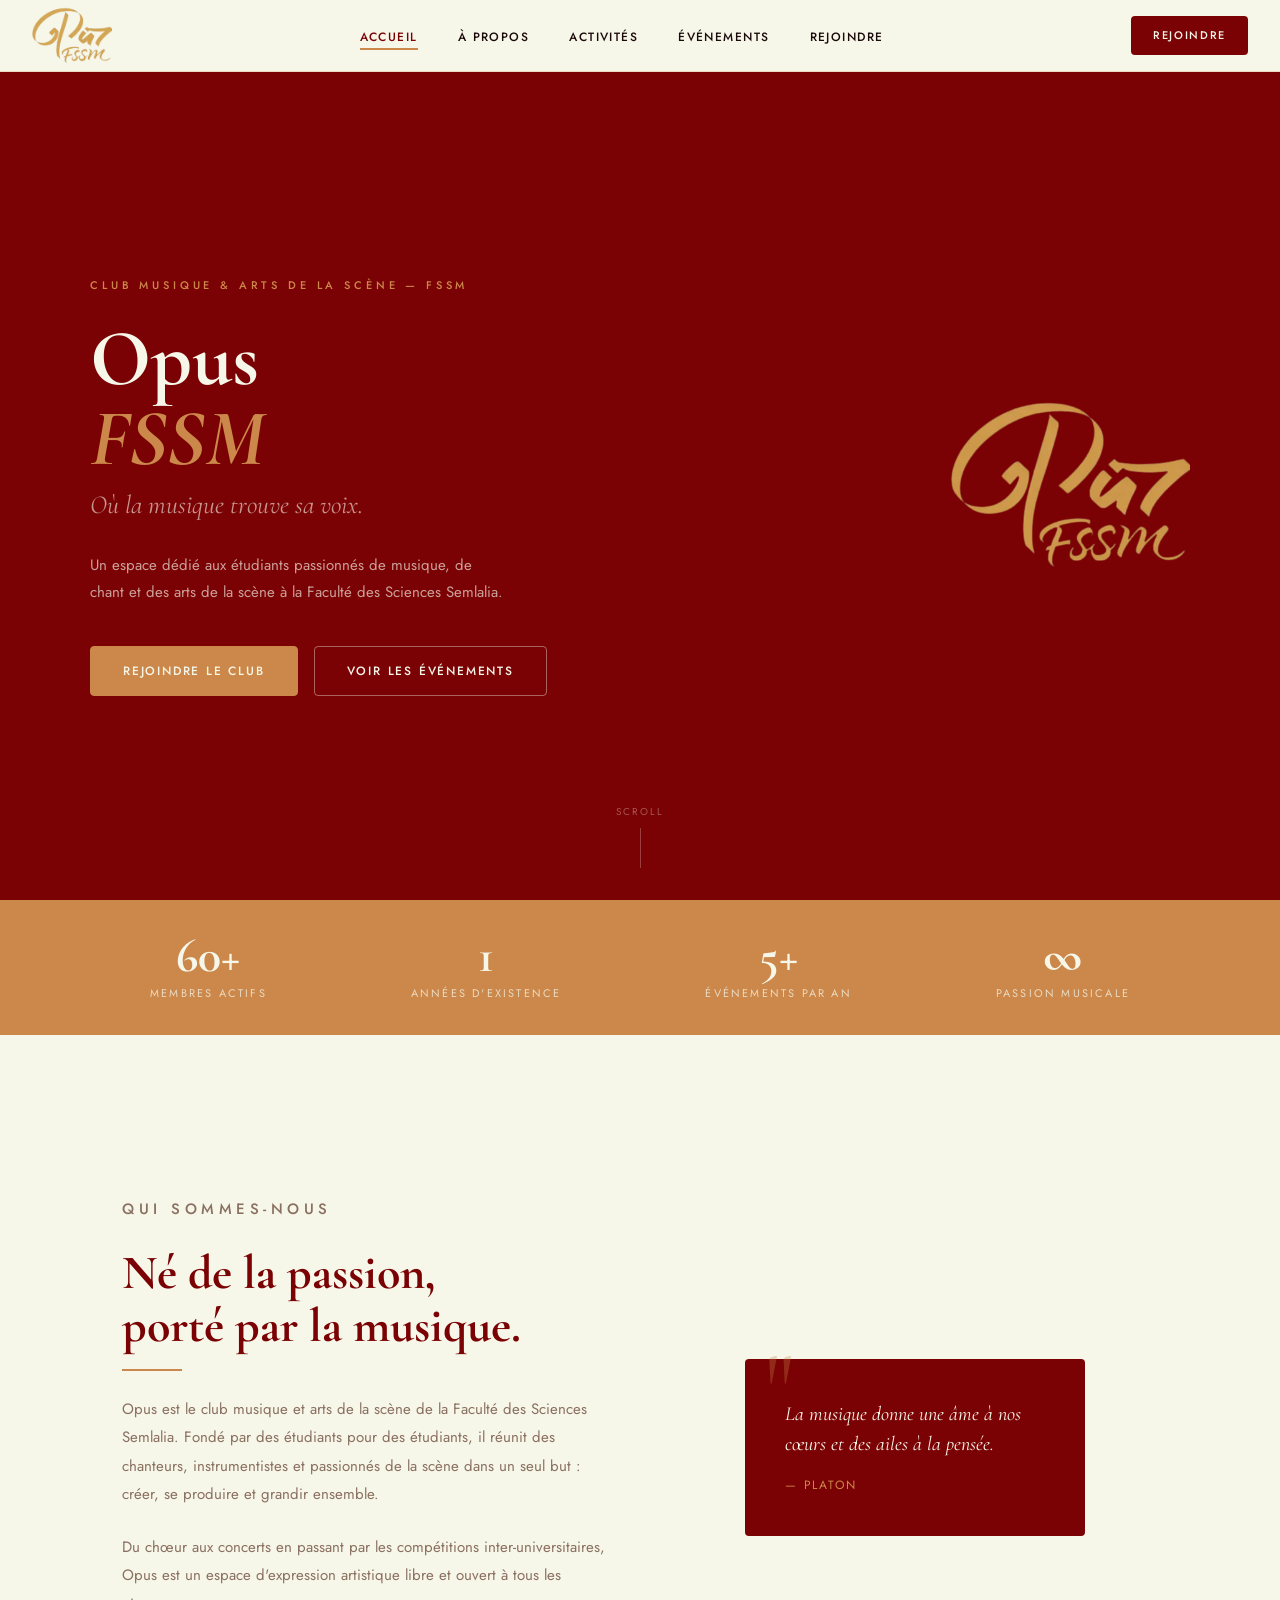
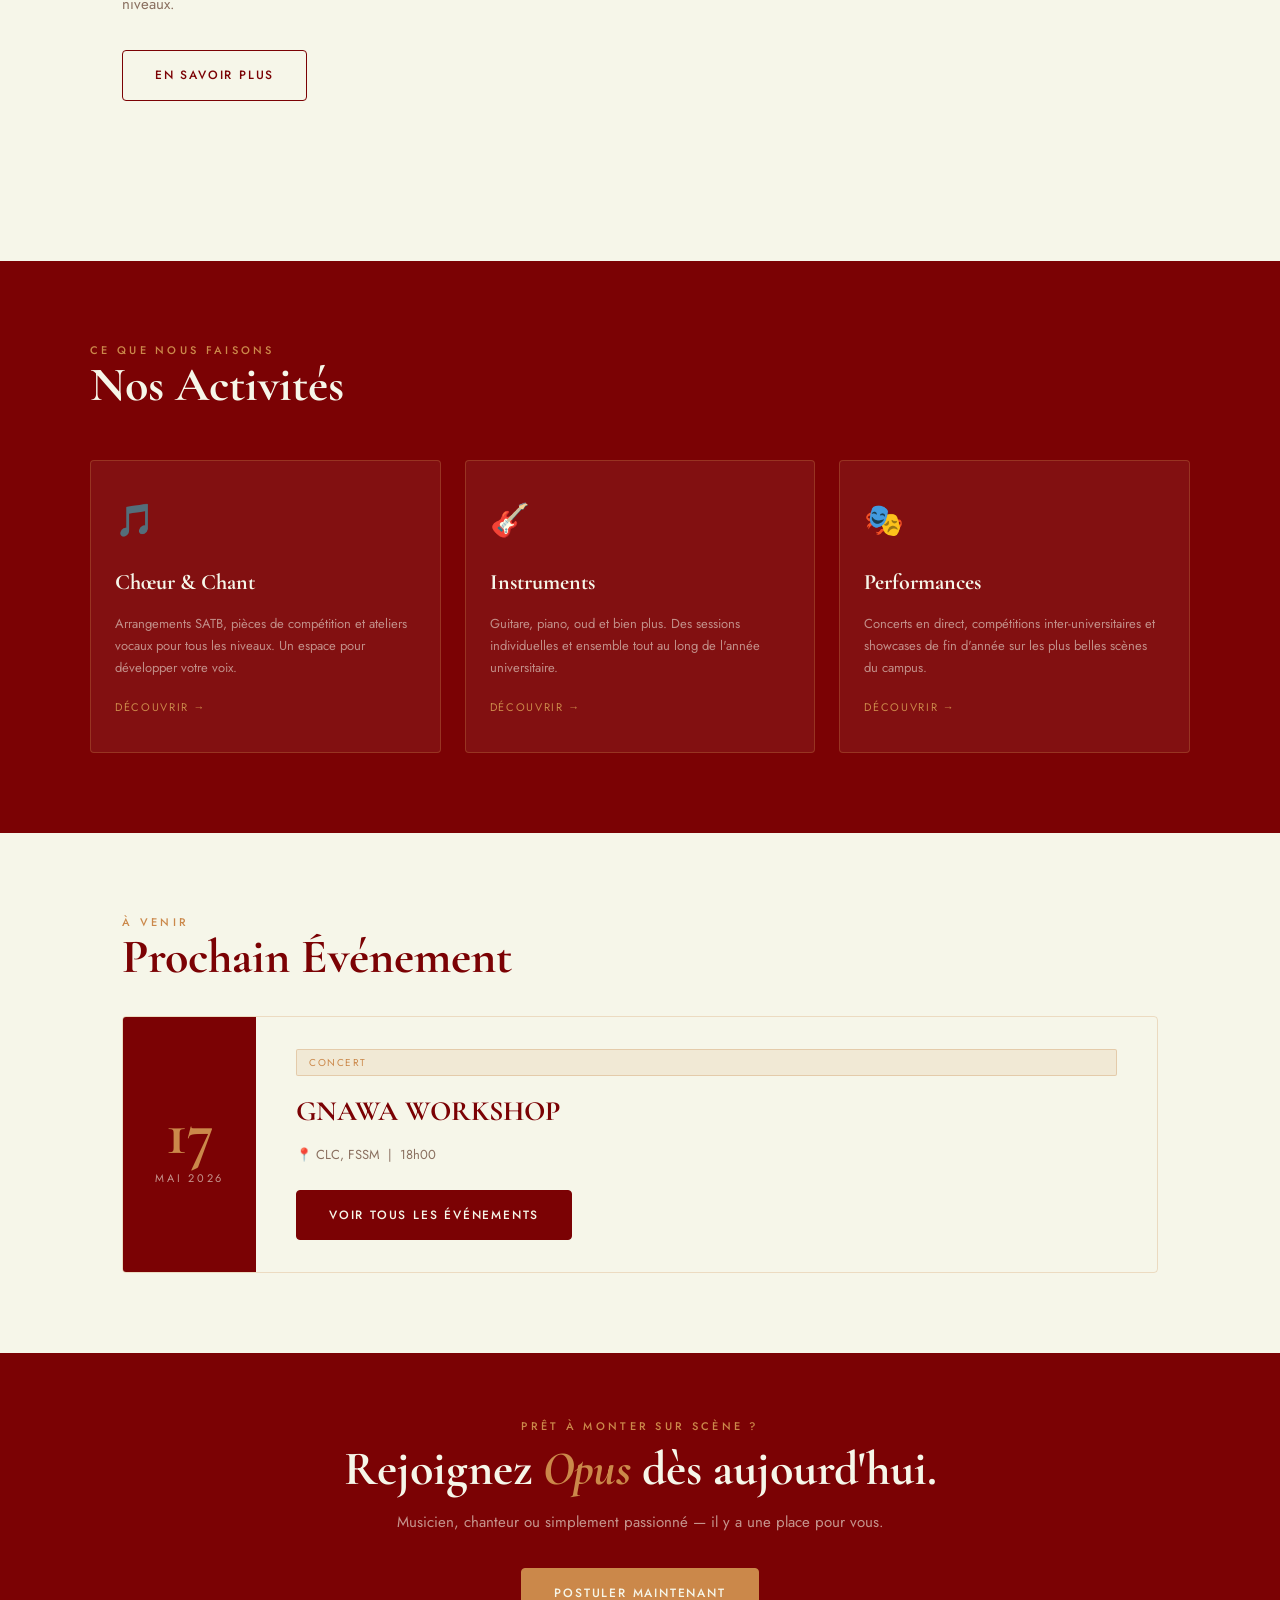
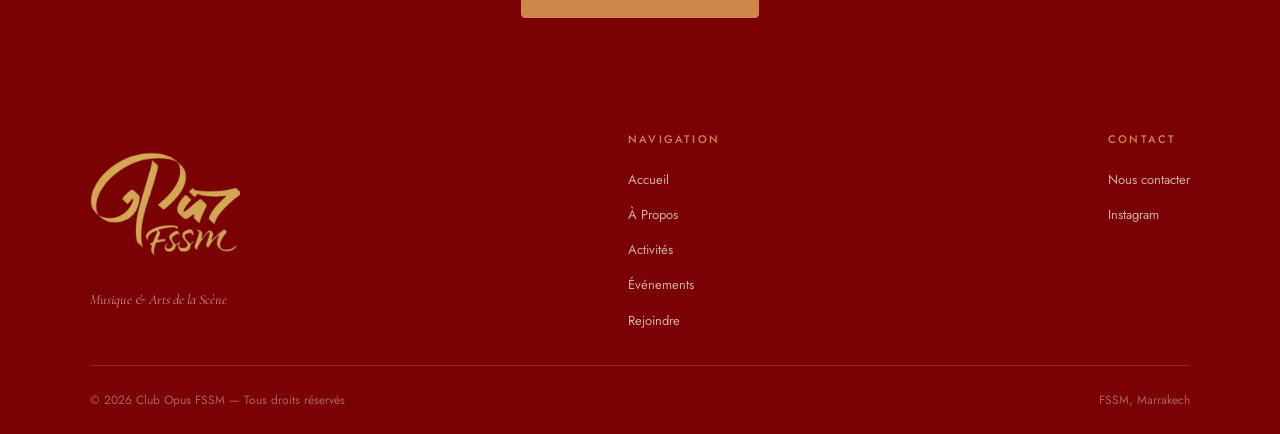
<file: index.html>
<!DOCTYPE html>
<html lang="fr">
<head>
  <meta charset="UTF-8" />
  <meta name="viewport" content="width=device-width, initial-scale=1.0" />
  <title>Opus FSSM — Club Musique & Arts de la Scène</title>
  <link rel="stylesheet" href="assets/css/style.css" />
  <style>
    
    .hero {
      min-height: calc(100vh - var(--nav-h));
      background: var(--red);
      display: flex;
      align-items: center;
      position: relative;
      overflow: hidden;
      padding: 64px 32px;
    }
    .hero-content {
      position: relative;
      z-index: 2;
      max-width: 1100px;
      margin: 0 auto;
      width: 100%;
      display: flex;
      align-items: center;
      justify-content: space-between;
      gap: 48px;
    }
    .hero-text { flex: 1; }
    .hero-eyebrow {
      font-size: 11px;
      letter-spacing: 0.35em;
      text-transform: uppercase;
      color: var(--gold);
      font-weight: 500;
      margin-bottom: 24px;
    }
    .hero-title {
      font-family: var(--font-display);
      font-size: 80px;
      font-weight: 700;
      line-height: 1.0;
      color: var(--cream);
      margin-bottom: 4.8px;
    }
    .hero-title em {
      font-style: italic;
      color: var(--gold);
    }
    .hero-subtitle {
      font-family: var(--font-display);
      font-style: italic;
      font-size: 26px;
      color: rgba(246,246,233,0.6);
      margin-bottom: 24px;
    }
    .hero-desc {
      font-size: 15px;
      color: rgba(246,246,233,0.65);
      max-width: 420px;
      line-height: 1.8;
      margin-bottom: 40px;
    }
    .hero-actions { display: flex; gap: 16px; flex-wrap: wrap; }
    .hero-logo {
      flex-shrink: 0;
    }
    .hero-logo img {
      width: 240px;
      opacity: 0.92;
    }
    .hero-scroll {
      position: absolute;
      bottom: 32px;
      left: 50%;
      transform: translateX(-50%);
      display: flex;
      flex-direction: column;
      align-items: center;
      gap: 8px;
      color: rgba(246,246,233,0.35);
      font-size: 10px;
      letter-spacing: 0.2em;
      text-transform: uppercase;
    }
    .hero-scroll::after {
      content: '';
      display: block;
      width: 1px; height: 40px;
      background: rgba(246,246,233,0.25);
    }

    
    .stats-strip {
      background: var(--gold);
      padding: 32px;
    }
    .stats-inner {
      max-width: 1100px;
      margin: 0 auto;
      display: flex;
      justify-content: space-around;
      flex-wrap: wrap;
      gap: 24px;
    }
    .stat-item { text-align: center; }
    .stat-num {
      font-family: var(--font-display);
      font-size: 48px;
      font-weight: 700;
      color: var(--cream);
      line-height: 1;
    }
    .stat-label {
      font-size: 11px;
      letter-spacing: 0.2em;
      text-transform: uppercase;
      color: rgba(246,246,233,0.75);
      margin-top: 4px;
    }

    
    .about-preview {
      padding: var(--section-pad);
      max-width: 1100px;
      margin: 0 auto;
      display: flex;
      align-items: center;
      gap: 64px;
    }
    .about-preview-text { flex: 1; }
    .about-preview-text p {
      color: var(--text-muted);
      font-size: 15px;
      line-height: 1.9;
      margin-bottom: 24px;
    }
    .about-preview-visual {
      flex: 1;
      display: flex;
      justify-content: center;
    }
    .about-quote-box {
      background: var(--red);
      color: var(--cream);
      padding: 40px;
      border-radius: var(--radius);
      max-width: 340px;
      position: relative;
    }
    .about-quote-box::before {
      content: '"';
      font-family: var(--font-display);
      font-size: 100px;
      color: var(--gold);
      opacity: 0.3;
      position: absolute;
      top: -20px; left: 20px;
      line-height: 1;
    }
    .about-quote-box blockquote {
      font-family: var(--font-display);
      font-style: italic;
      font-size: 20px;
      line-height: 1.5;
      position: relative;
      z-index: 1;
    }
    .about-quote-box cite {
      display: block;
      margin-top: 16px;
      font-size: 12px;
      letter-spacing: 0.15em;
      text-transform: uppercase;
      color: var(--gold);
      font-style: normal;
    }

    
    .activities-preview {
      padding: var(--section-pad);
      background: var(--red);
    }
    .activities-preview .inner {
      max-width: 1100px;
      margin: 0 auto;
    }
    .activities-preview .eyebrow { color: var(--gold); }
    .activities-preview .section-title { color: var(--cream); }
    .acts-grid {
      display: flex;
      gap: 24px;
      margin-top: 48px;
      flex-wrap: wrap;
    }
    .act-card {
      flex: 1;
      min-width: 220px;
      background: rgba(246,246,233,0.06);
      border: 1px solid rgba(203,136,74,0.3);
      border-radius: var(--radius);
      padding: 32px 24px;
      transition: background var(--transition), transform var(--transition);
      cursor: default;
    }
    .act-card:hover {
      background: rgba(246,246,233,0.1);
      transform: translateY(-4px);
    }
    .act-icon {
      font-size: 32px;
      margin-bottom: 16px;
    }
    .act-card h3 {
      font-family: var(--font-display);
      font-size: 22px;
      color: var(--cream);
      margin-bottom: 12px;
    }
    .act-card p {
      font-size: 13px;
      color: rgba(246,246,233,0.55);
      line-height: 1.7;
    }
    .act-more {
      display: inline-block;
      margin-top: 19.2px;
      font-size: 11px;
      letter-spacing: 0.15em;
      text-transform: uppercase;
      color: var(--gold);
      border-bottom: 1px solid transparent;
      transition: border-color var(--transition);
    }
    .act-card:hover .act-more { border-color: var(--gold); }

    
    .next-event {
      padding: var(--section-pad);
      max-width: 1100px;
      margin: 0 auto;
    }
    .event-feature {
      display: flex;
      align-items: stretch;
      border: 1px solid var(--border);
      border-radius: var(--radius);
      overflow: hidden;
      margin-top: 32px;
    }
    .event-date-block {
      background: var(--red);
      color: var(--cream);
      padding: 40px 32px;
      display: flex;
      flex-direction: column;
      align-items: center;
      justify-content: center;
      min-width: 130px;
    }
    .event-date-block .day {
      font-family: var(--font-display);
      font-size: 64px;
      font-weight: 700;
      line-height: 1;
      color: var(--gold);
    }
    .event-date-block .month {
      font-size: 11px;
      letter-spacing: 0.25em;
      text-transform: uppercase;
      color: rgba(246,246,233,0.6);
      margin-top: 4px;
    }
    .event-info-block {
      flex: 1;
      padding: 32px 40px;
      display: flex;
      flex-direction: column;
      justify-content: center;
    }
    .event-tag {
      display: inline-block;
      font-size: 10px;
      letter-spacing: 0.15em;
      text-transform: uppercase;
      padding: 4px 12px;
      background: rgba(203,136,74,0.12);
      color: var(--gold);
      border: 1px solid rgba(203,136,74,0.3);
      border-radius: 2px;
      margin-bottom: 12px;
    }
    .event-info-block h3 {
      font-family: var(--font-display);
      font-size: 28px;
      color: var(--red);
      margin-bottom: 8px;
    }
    .event-info-block p {
      font-size: 13px;
      color: var(--text-muted);
      margin-bottom: 24px;
    }

    @media (max-width: 768px) {
      .hero-content { flex-direction: column; text-align: center; }
      .hero-logo { order: -1; }
      .hero-logo img { width: 140px; }
      .hero-title { font-size: 52px; }
      .hero-subtitle { font-size: 20px; }
      .hero-actions { justify-content: center; }
      .about-preview { flex-direction: column; }
      .event-feature { flex-direction: column; }
      .event-date-block { flex-direction: row; gap: 16px; padding: 24px; }
    }
  </style>
</head>
<body>

  
  <nav id="navbar">
    <a href="index.html" class="nav-logo">
      <img src="assets/images/logo-gold.png" alt="Opus FSSM" />
    </a>
    <ul class="nav-links">
      <li><a href="index.html" class="active">Accueil</a></li>
      <li><a href="about.html">À Propos</a></li>
      <li><a href="activities.html">Activités</a></li>
      <li><a href="events.html">Événements</a></li>
      <li><a href="join.html">Rejoindre</a></li>
    </ul>
    <a href="join.html" class="nav-cta">Rejoindre</a>
    <button class="hamburger" id="hamburger" aria-label="Menu">
      <span></span><span></span><span></span>
    </button>
  </nav>

  
  <div class="nav-mobile" id="navMobile">
    <a href="index.html">Accueil</a>
    <a href="about.html">À Propos</a>
    <a href="activities.html">Activités</a>
    <a href="events.html">Événements</a>
    <a href="join.html">Rejoindre le Club</a>
  </div>

  <main>

    
    <section class="hero">
      <div class="hero-lines">
        <span></span><span></span><span></span><span></span><span></span>
      </div>
      <div class="hero-content">
        <div class="hero-text">
          <p class="hero-eyebrow">Club Musique &amp; Arts de la Scène — FSSM</p>
          <h1 class="hero-title">Opus<br><em>FSSM</em></h1>
          <p class="hero-subtitle">Où la musique trouve sa voix.</p>
          <p class="hero-desc">
            Un espace dédié aux étudiants passionnés de musique, de chant et des arts de la scène à la Faculté des Sciences Semlalia.
          </p>
          <div class="hero-actions">
            <a href="join.html" class="btn btn-gold">Rejoindre le Club</a>
            <a href="events.html" class="btn btn-outline" style="border-color: rgba(246,246,233,0.4); color: var(--cream);">Voir les Événements</a>
          </div>
        </div>
        <div class="hero-logo">
          <img src="assets/images/logo-gold.png" alt="Opus FSSM Logo" />
        </div>
      </div>
      <div class="hero-scroll">Scroll</div>
    </section>

    
    <section class="stats-strip">
      <div class="stats-inner">
        <div class="stat-item fade-in">
          <div class="stat-num">60+</div>
          <div class="stat-label">Membres actifs</div>
        </div>
        <div class="stat-item fade-in">
          <div class="stat-num">1</div>
          <div class="stat-label">Années d'existence</div>
        </div>
        <div class="stat-item fade-in">
          <div class="stat-num">5+</div>
          <div class="stat-label">Événements par an</div>
        </div>
        <div class="stat-item fade-in">
          <div class="stat-num">∞</div>
          <div class="stat-label">Passion musicale</div>
        </div>
      </div>
    </section>

    
    <section style="padding: var(--section-pad);">
      <div class="about-preview">
        <div class="about-preview-text fade-in">
          <p class="eyebrow">Qui sommes-nous</p>
          <h2 class="section-title">Né de la passion,<br>porté par la musique.</h2>
          <div class="divider"></div>
          <p>
            Opus est le club musique et arts de la scène de la Faculté des Sciences Semlalia. Fondé par des étudiants pour des étudiants, il réunit des chanteurs, instrumentistes et passionnés de la scène dans un seul but : créer, se produire et grandir ensemble.
          </p>
          <p>
            Du chœur aux concerts en passant par les compétitions inter-universitaires, Opus est un espace d'expression artistique libre et ouvert à tous les niveaux.
          </p>
          <a href="about.html" class="btn btn-outline" style="margin-top: 8px;">En savoir plus</a>
        </div>
        <div class="about-preview-visual fade-in">
          <div class="about-quote-box">
            <blockquote>
              La musique donne une âme à nos cœurs et des ailes à la pensée.
            </blockquote>
            <cite>— Platon</cite>
          </div>
        </div>
      </div>
    </section>

    
    <section class="activities-preview">
      <div class="inner">
        <p class="eyebrow">Ce que nous faisons</p>
        <h2 class="section-title">Nos Activités</h2>
        <div class="acts-grid">
          <div class="act-card fade-in">
            <div class="act-icon">🎵</div>
            <h3>Chœur & Chant</h3>
            <p>Arrangements SATB, pièces de compétition et ateliers vocaux pour tous les niveaux. Un espace pour développer votre voix.</p>
            <a href="activities.html" class="act-more">Découvrir →</a>
          </div>
          <div class="act-card fade-in">
            <div class="act-icon">🎸</div>
            <h3>Instruments</h3>
            <p>Guitare, piano, oud et bien plus. Des sessions individuelles et ensemble tout au long de l'année universitaire.</p>
            <a href="activities.html" class="act-more">Découvrir →</a>
          </div>
          <div class="act-card fade-in">
            <div class="act-icon">🎭</div>
            <h3>Performances</h3>
            <p>Concerts en direct, compétitions inter-universitaires et showcases de fin d'année sur les plus belles scènes du campus.</p>
            <a href="activities.html" class="act-more">Découvrir →</a>
          </div>
        </div>
      </div>
    </section>

    
    <section class="next-event">
      <p class="eyebrow fade-in">À venir</p>
      <h2 class="section-title fade-in">Prochain Événement</h2>
      <div class="event-feature fade-in">
        <div class="event-date-block">
          <span class="day">17</span>
          <span class="month">Mai 2026</span>
        </div>
        <div class="event-info-block">
          <span class="event-tag">Concert</span>
          <h3>GNAWA WORKSHOP</h3>
          <p>📍 CLC, FSSM &nbsp;|&nbsp; 18h00</p>
          <a href="events.html" class="btn btn-primary" style="align-self: flex-start;">Voir tous les événements</a>
        </div>
      </div>
    </section>

    
    <section style="background: var(--red); padding: 64px 32px; text-align: center;">
      <p class="eyebrow" style="color: var(--gold);">Prêt à monter sur scène ?</p>
      <h2 class="display fade-in" style="font-family: var(--font-display); font-size: 48px; color: var(--cream); margin: 8px 0 16px;">
        Rejoignez <em style="color: var(--gold); font-style: italic;">Opus</em> dès aujourd'hui.
      </h2>
      <p style="color: rgba(246,246,233,0.6); font-size: 15px; margin-bottom: 32px;">
        Musicien, chanteur ou simplement passionné — il y a une place pour vous.
      </p>
      <a href="join.html" class="btn btn-gold">Postuler maintenant</a>
    </section>

  </main>

  
  <footer>
    <div class="footer-inner">
      <div class="footer-logo">
        <img src="assets/images/logo-gold.png" alt="Opus FSSM" />
        <p class="footer-tagline">Musique &amp; Arts de la Scène</p>
      </div>
      <div class="footer-links">
        <h4>Navigation</h4>
        <ul>
          <li><a href="index.html">Accueil</a></li>
          <li><a href="about.html">À Propos</a></li>
          <li><a href="activities.html">Activités</a></li>
          <li><a href="events.html">Événements</a></li>
          <li><a href="join.html">Rejoindre</a></li>
        </ul>
      </div>
      <div class="footer-links">
        <h4>Contact</h4>
        <ul>
          <li><a href="join.html#contact">Nous contacter</a></li>
          <li><a href="https://www.instagram.com/opus.fssmclub?igsh=MWFua24yczlhZzJoNQ==" target="_blank">Instagram</a></li>
        </ul>
      </div>
    </div>
    <div class="footer-bottom">
      <span>© 2026 Club Opus FSSM — Tous droits réservés</span>
      <span>FSSM, Marrakech</span>
    </div>
  </footer>

  <script src="assets/js/main.js"></script>
</body>
</html>
</file>
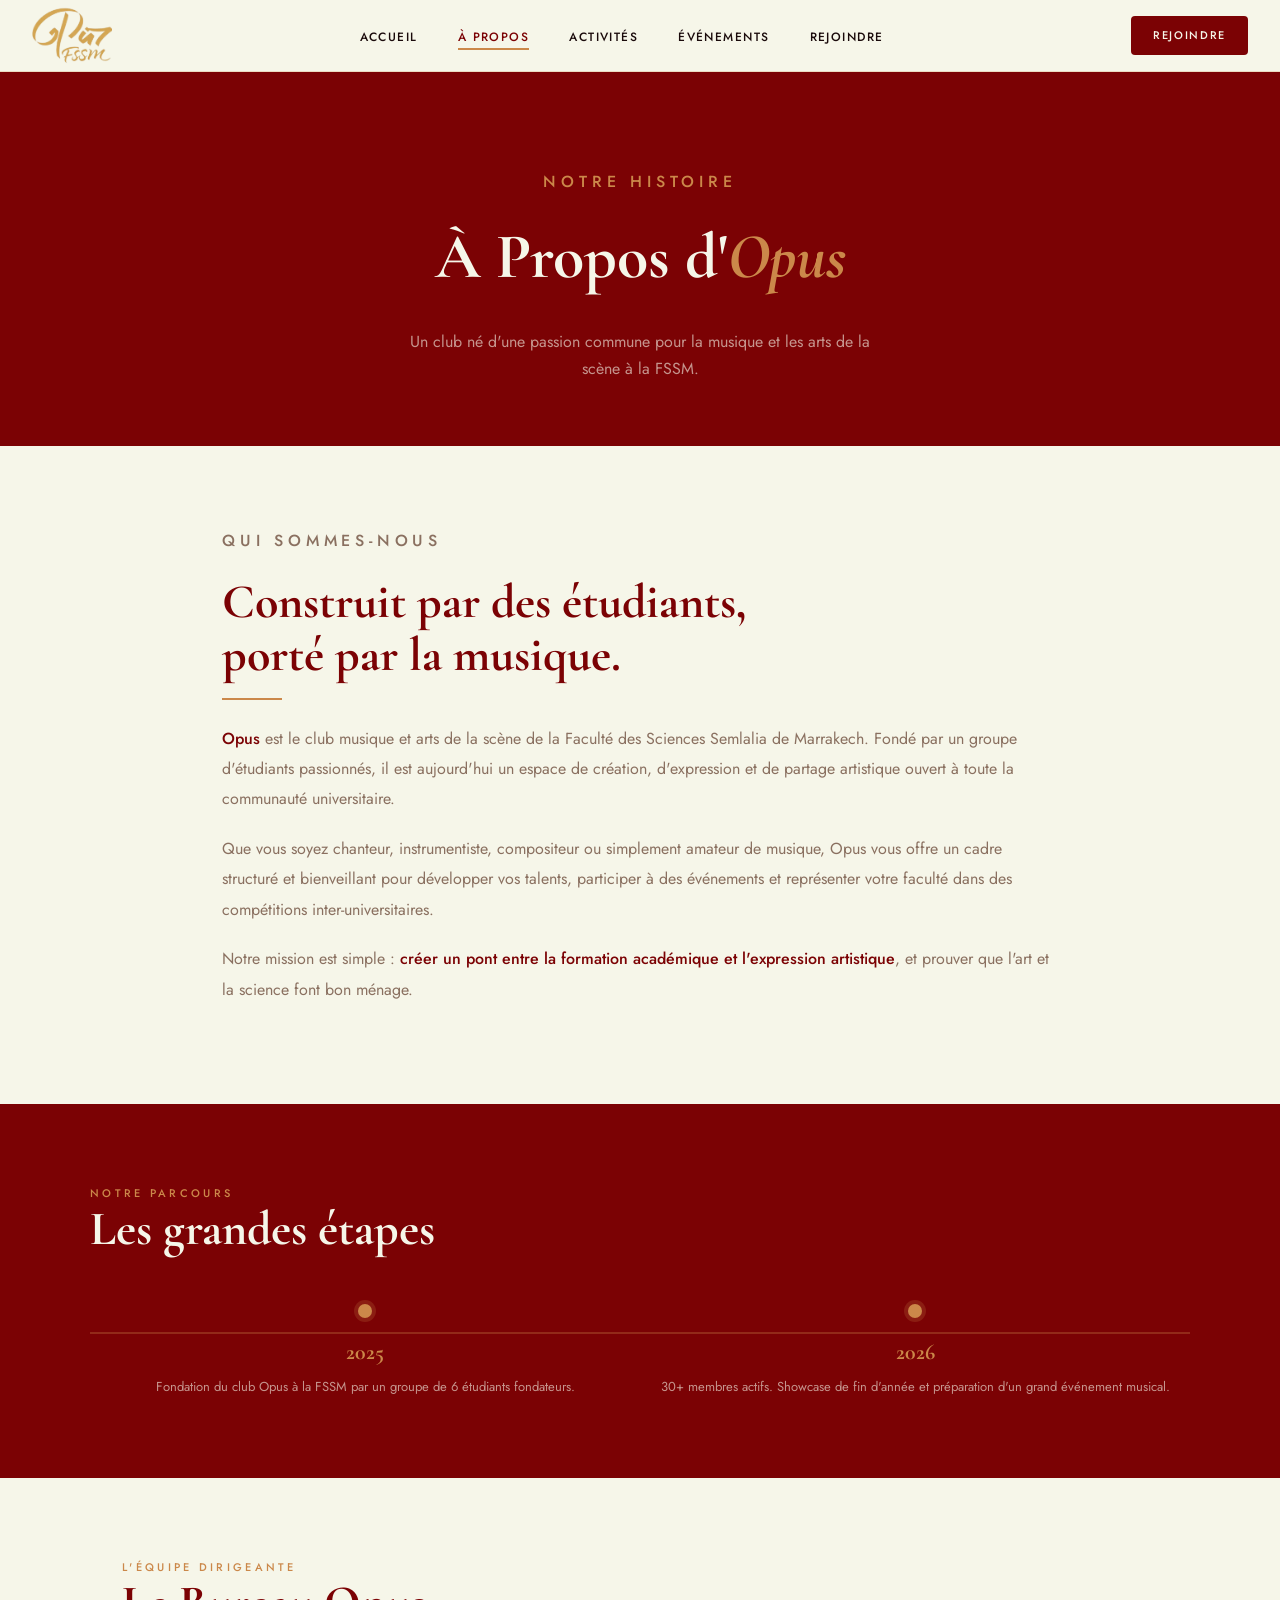
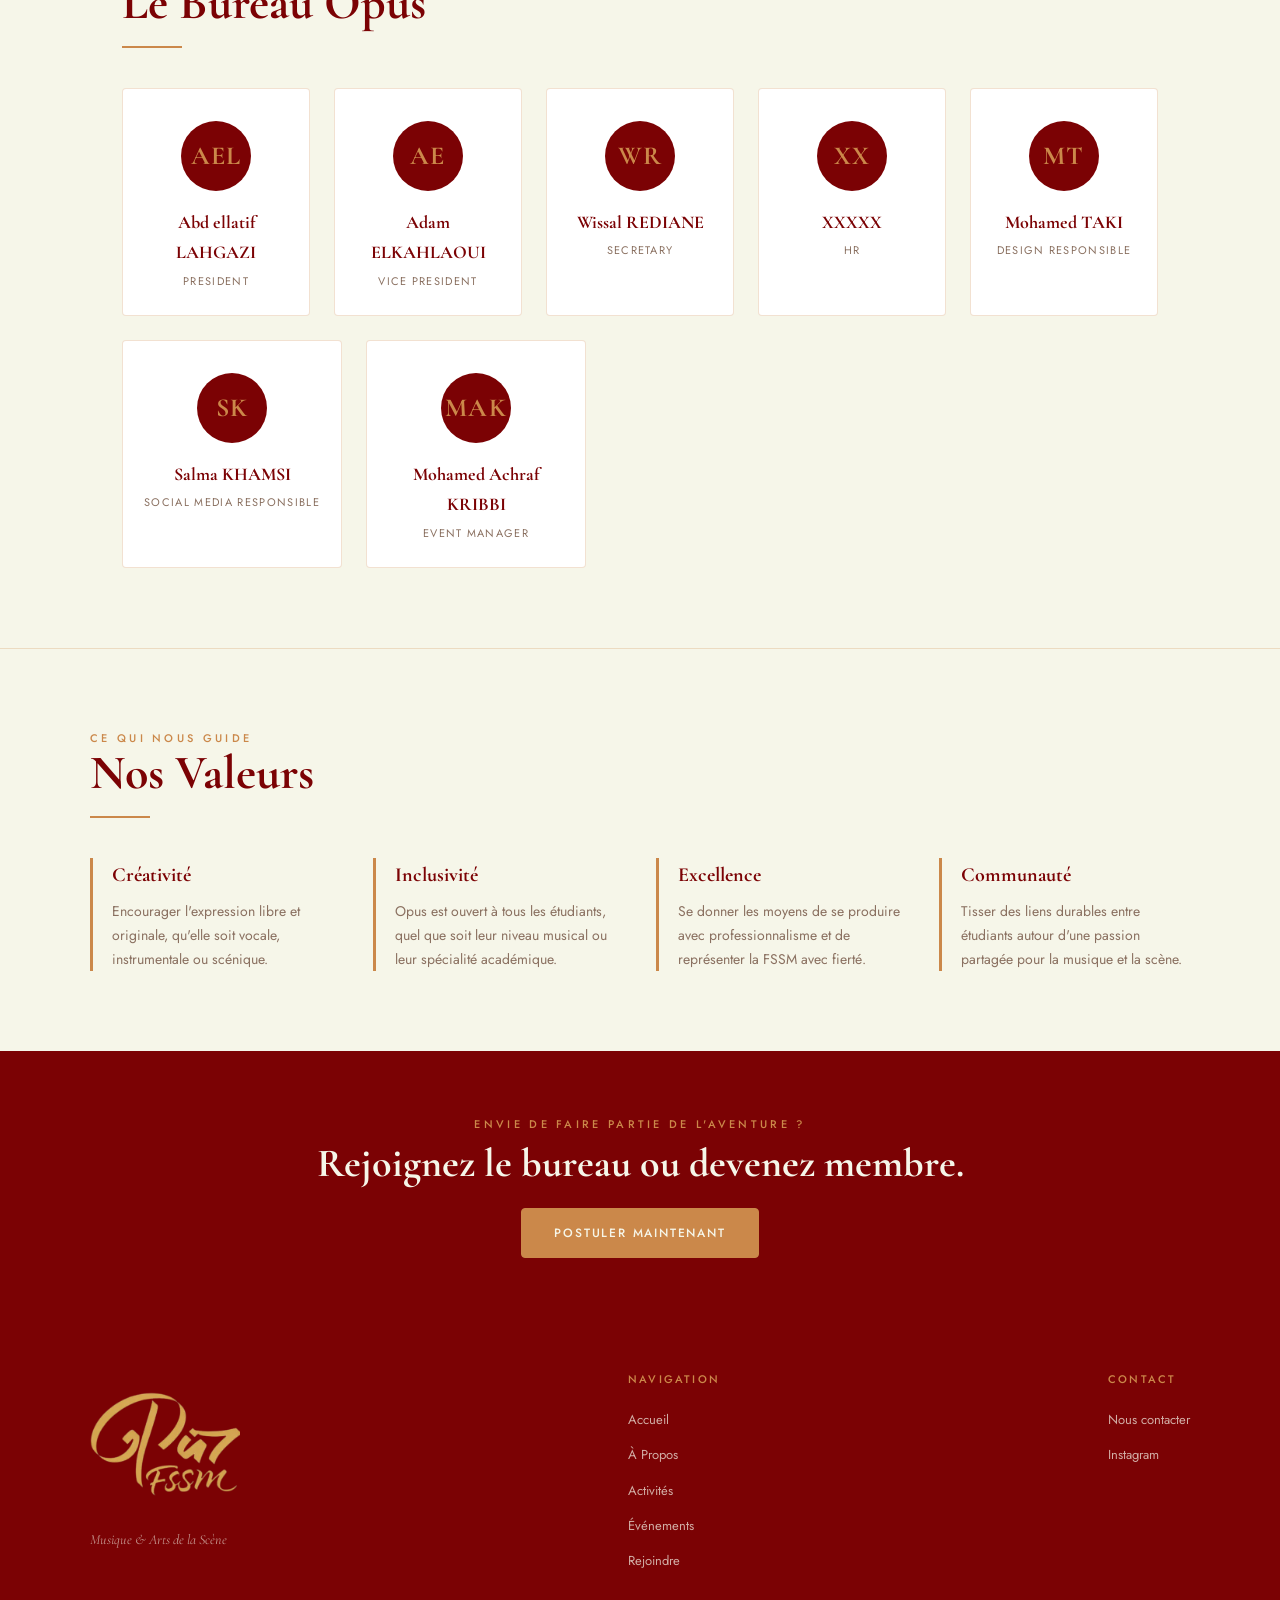
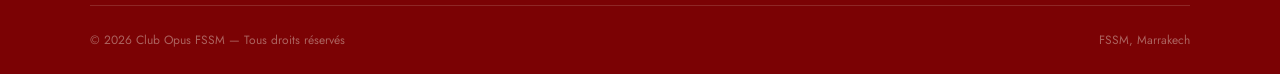
<file: about.html>
<!DOCTYPE html>
<html lang="fr">
<head>
  <meta charset="UTF-8" />
  <meta name="viewport" content="width=device-width, initial-scale=1.0" />
  <title>À Propos — Opus FSSM</title>
  <link rel="stylesheet" href="assets/css/style.css" />
  <style>
    
    .page-hero {
      background: var(--red);
      padding: 80px 32px 64px;
      text-align: center;
    }
    .page-hero .eyebrow { color: var(--gold); }
    .page-hero h1 {
      font-family: var(--font-display);
      font-size: 64px;
      font-weight: 700;
      color: var(--cream);
      margin: 8px 0;
    }
    .page-hero h1 em { font-style: italic; color: var(--gold); }
    .page-hero p {
      font-size: 16px;
      color: rgba(246,246,233,0.6);
      max-width: 500px;
      margin: 16px auto 0;
    }

    
    .story {
      padding: var(--section-pad);
      max-width: 900px;
      margin: 0 auto;
    }
    .story p {
      font-size: 16px;
      line-height: 1.9;
      color: var(--text-muted);
      margin-bottom: 19.2px;
    }
    .story p strong { color: var(--red); font-weight: 500; }

    
    .timeline-section {
      background: var(--red);
      padding: var(--section-pad);
    }
    .timeline-section .inner {
      max-width: 1100px;
      margin: 0 auto;
    }
    .timeline-section .eyebrow { color: var(--gold); }
    .timeline-section .section-title { color: var(--cream); }
    .timeline {
      display: flex;
      align-items: flex-start;
      gap: 0;
      margin-top: 48px;
      position: relative;
      flex-wrap: wrap;
    }
    .timeline::before {
      content: '';
      position: absolute;
      top: 28px; left: 0; right: 0;
      height: 2px;
      background: rgba(203,136,74,0.3);
    }
    .timeline-item {
      flex: 1;
      min-width: 160px;
      padding: 0 16px;
      position: relative;
      text-align: center;
    }
    .timeline-dot {
      width: 14px; height: 14px;
      background: var(--gold);
      border-radius: 50%;
      margin: 0 auto 16px;
      position: relative;
      z-index: 1;
      box-shadow: 0 0 0 4px rgba(203,136,74,0.2);
    }
    .timeline-year {
      font-family: var(--font-display);
      font-size: 22px;
      font-weight: 700;
      color: var(--gold);
      margin-bottom: 6.4px;
    }
    .timeline-desc {
      font-size: 13px;
      color: rgba(246,246,233,0.6);
      line-height: 1.6;
    }

    
    .bureau-section {
      padding: var(--section-pad);
      max-width: 1100px;
      margin: 0 auto;
    }
    .bureau-grid {
      display: flex;
      gap: 24px;
      margin-top: 40px;
      flex-wrap: wrap;
    }
    .bureau-card {
      flex: 1;
      min-width: 180px;
      max-width: 220px;
      text-align: center;
      background: #fff;
      border: 1px solid var(--border);
      border-radius: var(--radius);
      padding: 32px 19.2px 24px;
      transition: transform var(--transition), box-shadow var(--transition);
    }
    .bureau-card:hover {
      transform: translateY(-5px);
      box-shadow: 0 12px 40px rgba(123,2,4,0.1);
    }
    .bureau-avatar {
      width: 70px; height: 70px;
      border-radius: 50%;
      background: var(--red);
      margin: 0 auto 16px;
      display: flex;
      align-items: center;
      justify-content: center;
      font-family: var(--font-display);
      font-size: 26px;
      font-weight: 700;
      color: var(--gold);
      letter-spacing: 0.05em;
      overflow: hidden;
    }
    .bureau-avatar img {
      width: 100%;
      height: 100%;
      object-fit: cover;
      border-radius: 50%;
    }
    .bureau-card h3 {
      font-family: var(--font-display);
      font-size: 18px;
      color: var(--red);
      margin-bottom: 4px;
    }
    .bureau-card .role {
      font-size: 11px;
      letter-spacing: 0.12em;
      text-transform: uppercase;
      color: var(--text-muted);
    }

    
    .values-section {
      padding: var(--section-pad);
      background: var(--cream);
      border-top: 1px solid var(--border);
    }
    .values-section .inner {
      max-width: 1100px;
      margin: 0 auto;
    }
    .values-grid {
      display: flex;
      gap: 32px;
      margin-top: 40px;
      flex-wrap: wrap;
    }
    .value-item {
      flex: 1;
      min-width: 200px;
      border-left: 3px solid var(--gold);
      padding-left: 19.2px;
    }
    .value-item h4 {
      font-family: var(--font-display);
      font-size: 20px;
      color: var(--red);
      margin-bottom: 8px;
    }
    .value-item p {
      font-size: 14px;
      color: var(--text-muted);
      line-height: 1.7;
    }

    @media (max-width: 768px) {
      .timeline::before { display: none; }
      .timeline { flex-direction: column; gap: 24px; }
      .bureau-grid { justify-content: center; }
      .page-hero h1 { font-size: 40px; }
    }
  </style>
</head>
<body>

  
  <nav id="navbar">
    <a href="index.html" class="nav-logo">
      <img src="assets/images/logo-gold.png" alt="Opus FSSM" />
    </a>
    <ul class="nav-links">
      <li><a href="index.html">Accueil</a></li>
      <li><a href="about.html" class="active">À Propos</a></li>
      <li><a href="activities.html">Activités</a></li>
      <li><a href="events.html">Événements</a></li>
      <li><a href="join.html">Rejoindre</a></li>
    </ul>
    <a href="join.html" class="nav-cta">Rejoindre</a>
    <button class="hamburger" id="hamburger" aria-label="Menu">
      <span></span><span></span><span></span>
    </button>
  </nav>
  <div class="nav-mobile" id="navMobile">
    <a href="index.html">Accueil</a>
    <a href="about.html">À Propos</a>
    <a href="activities.html">Activités</a>
    <a href="events.html">Événements</a>
    <a href="join.html">Rejoindre le Club</a>
  </div>

  <main>

    
    <section class="page-hero">
      <p class="eyebrow">Notre histoire</p>
      <h1>À Propos d'<em>Opus</em></h1>
      <p>Un club né d'une passion commune pour la musique et les arts de la scène à la FSSM.</p>
    </section>

    
    <section class="story fade-in">
      <p class="eyebrow">Qui sommes-nous</p>
      <h2 class="section-title">Construit par des étudiants,<br>porté par la musique.</h2>
      <div class="divider"></div>
      <p>
        <strong>Opus</strong> est le club musique et arts de la scène de la Faculté des Sciences Semlalia de Marrakech. Fondé par un groupe d'étudiants passionnés, il est aujourd'hui un espace de création, d'expression et de partage artistique ouvert à toute la communauté universitaire.
      </p>
      <p>
        Que vous soyez chanteur, instrumentiste, compositeur ou simplement amateur de musique, Opus vous offre un cadre structuré et bienveillant pour développer vos talents, participer à des événements et représenter votre faculté dans des compétitions inter-universitaires.
      </p>
      <p>
        Notre mission est simple : <strong>créer un pont entre la formation académique et l'expression artistique</strong>, et prouver que l'art et la science font bon ménage.
      </p>
    </section>

    
    <section class="timeline-section">
      <div class="inner">
        <p class="eyebrow">Notre parcours</p>
        <h2 class="section-title">Les grandes étapes</h2>
        <div class="timeline">
          
          <div class="timeline-item fade-in">
            <div class="timeline-dot"></div>
            <div class="timeline-year">2025</div>
            <div class="timeline-desc">Fondation du club Opus à la FSSM par un groupe de 6 étudiants fondateurs.</div>
          </div>
          <div class="timeline-item fade-in">
            <div class="timeline-dot"></div>
            <div class="timeline-year">2026</div>
            <div class="timeline-desc">30+ membres actifs. Showcase de fin d'année et préparation d'un grand événement musical.</div>
          </div>
        </div>
      </div>
    </section>

    
    <section class="bureau-section">
      <p class="eyebrow fade-in">L'équipe dirigeante</p>
      <h2 class="section-title fade-in">Le Bureau Opus</h2>
      <div class="divider fade-in"></div>
      <div class="bureau-grid">
        <div class="bureau-card fade-in">
          <div class="bureau-avatar">AEL</div>
          <h3>Abd ellatif LAHGAZI</h3>
          <p class="role">President</p>
        </div>
        <div class="bureau-card fade-in">
          <div class="bureau-avatar">AE</div>
          <h3>Adam ELKAHLAOUI</h3>
          <p class="role">Vice President</p>
        </div>
        <div class="bureau-card fade-in">
          <div class="bureau-avatar">WR</div>
          <h3>Wissal REDIANE</h3>
          <p class="role">Secretary</p>
        </div>
        <div class="bureau-card fade-in">
          <div class="bureau-avatar">XX</div>
          <h3>XXXXX</h3>
          <p class="role">HR</p>
        </div>
        <div class="bureau-card fade-in">
          <div class="bureau-avatar">MT</div>
          <h3>Mohamed TAKI</h3>
          <p class="role">Design Responsible</p>
        </div>
        <div class="bureau-card fade-in">
          <div class="bureau-avatar">SK</div>
          <h3>Salma KHAMSI</h3>
          <p class="role">Social Media Responsible</p>
        </div>
        <div class="bureau-card fade-in">
          <div class="bureau-avatar">MAK</div>
          <h3>Mohamed Achraf KRIBBI</h3>
          <p class="role">Event Manager</p>
        </div>
      </div>
    </section>

    
    <section class="values-section">
      <div class="inner">
        <p class="eyebrow fade-in">Ce qui nous guide</p>
        <h2 class="section-title fade-in">Nos Valeurs</h2>
        <div class="divider fade-in"></div>
        <div class="values-grid">
          <div class="value-item fade-in">
            <h4>Créativité</h4>
            <p>Encourager l'expression libre et originale, qu'elle soit vocale, instrumentale ou scénique.</p>
          </div>
          <div class="value-item fade-in">
            <h4>Inclusivité</h4>
            <p>Opus est ouvert à tous les étudiants, quel que soit leur niveau musical ou leur spécialité académique.</p>
          </div>
          <div class="value-item fade-in">
            <h4>Excellence</h4>
            <p>Se donner les moyens de se produire avec professionnalisme et de représenter la FSSM avec fierté.</p>
          </div>
          <div class="value-item fade-in">
            <h4>Communauté</h4>
            <p>Tisser des liens durables entre étudiants autour d'une passion partagée pour la musique et la scène.</p>
          </div>
        </div>
      </div>
    </section>

    
    <section style="padding: 64px 32px; text-align: center; background: var(--red);">
      <p class="eyebrow" style="color: var(--gold);">Envie de faire partie de l'aventure ?</p>
      <h2 class="display fade-in" style="font-family: var(--font-display); font-size: 40px; color: var(--cream); margin: 8px 0 24px;">
        Rejoignez le bureau ou devenez membre.
      </h2>
      <a href="join.html" class="btn btn-gold">Postuler maintenant</a>
    </section>

  </main>

  
  <footer>
    <div class="footer-inner">
      <div class="footer-logo">
        <img src="assets/images/logo-gold.png" alt="Opus FSSM" />
        <p class="footer-tagline">Musique &amp; Arts de la Scène</p>
      </div>
      <div class="footer-links">
        <h4>Navigation</h4>
        <ul>
          <li><a href="index.html">Accueil</a></li>
          <li><a href="about.html">À Propos</a></li>
          <li><a href="activities.html">Activités</a></li>
          <li><a href="events.html">Événements</a></li>
          <li><a href="join.html">Rejoindre</a></li>
        </ul>
      </div>
      <div class="footer-links">
        <h4>Contact</h4>
        <ul>
          <li><a href="join.html#contact">Nous contacter</a></li>
          <li><a href="https://www.instagram.com/opus.fssmclub?igsh=MWFua24yczlhZzJoNQ==" target="_blank">Instagram</a></li>
        </ul>
      </div>
    </div>
    <div class="footer-bottom">
      <span>© 2026 Club Opus FSSM — Tous droits réservés</span>
      <span>FSSM, Marrakech</span>
    </div>
  </footer>

  <script src="assets/js/main.js"></script>
</body>
</html>
</file>
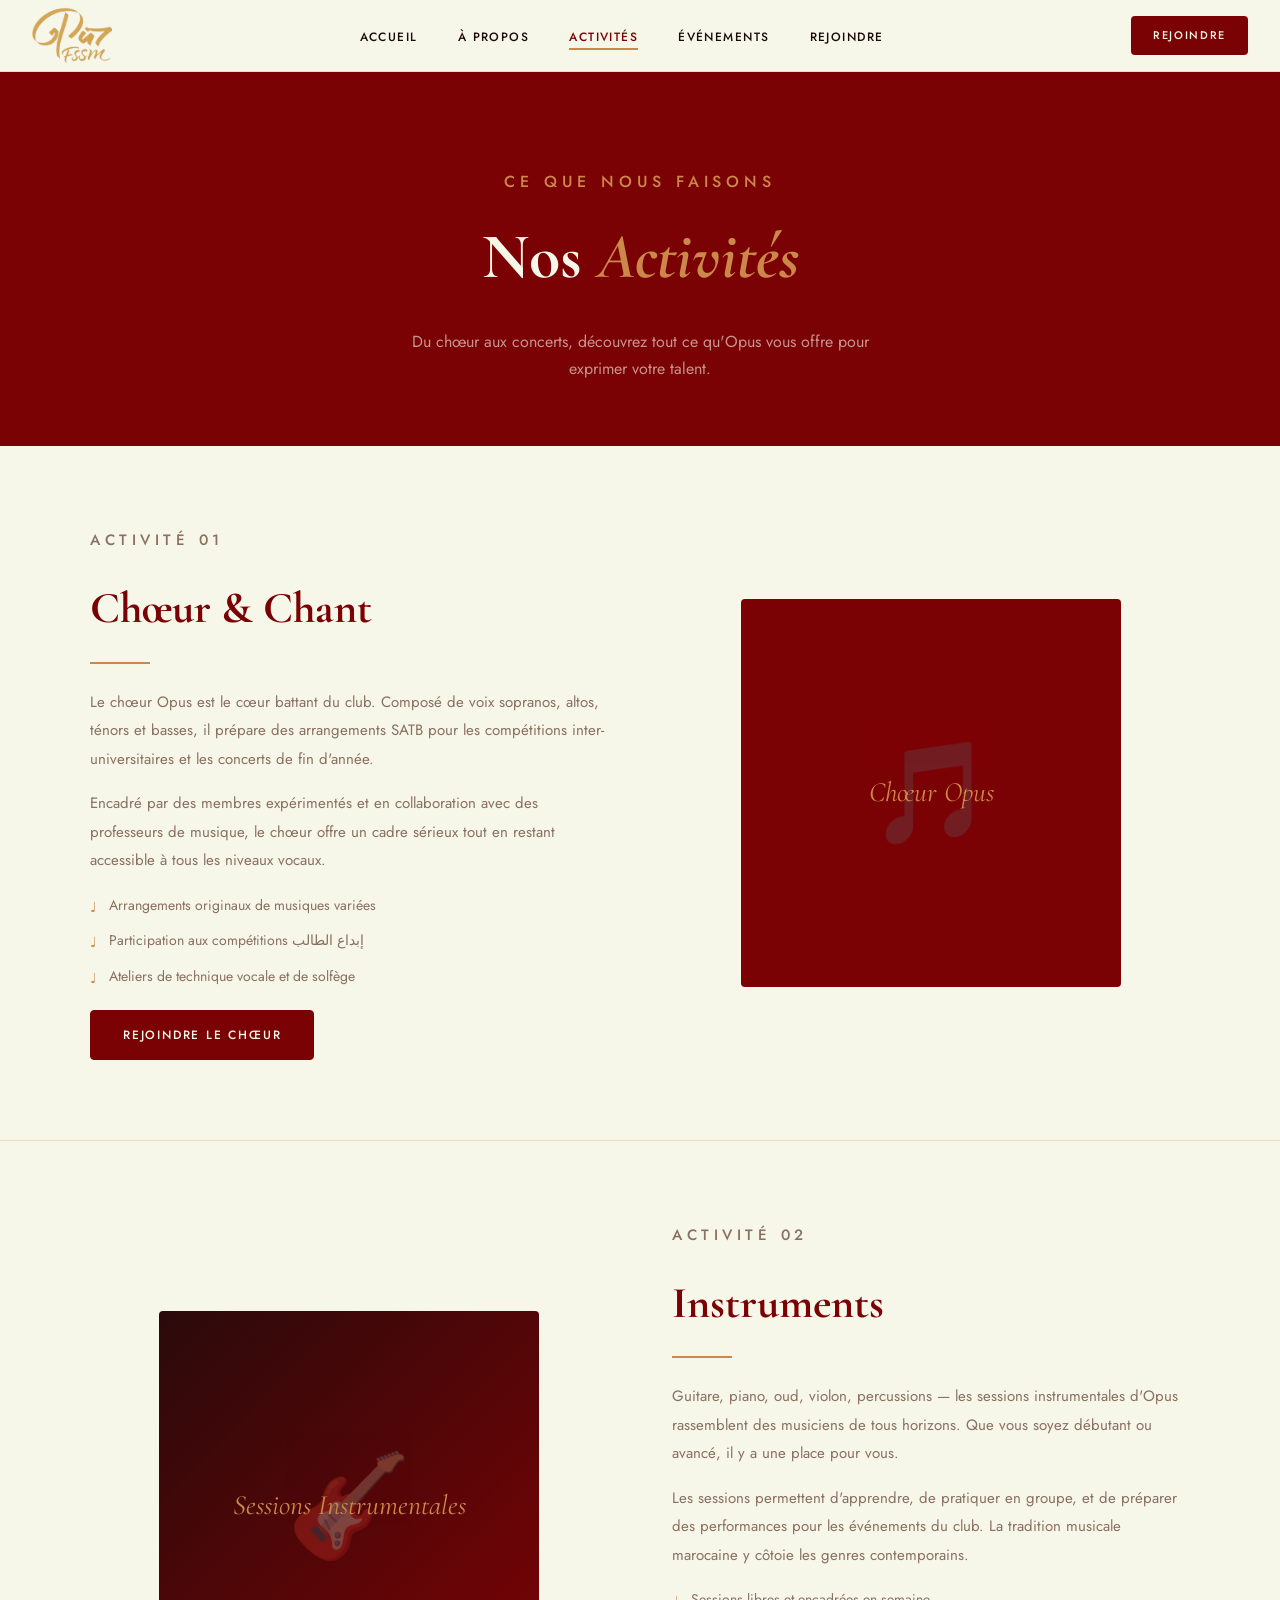
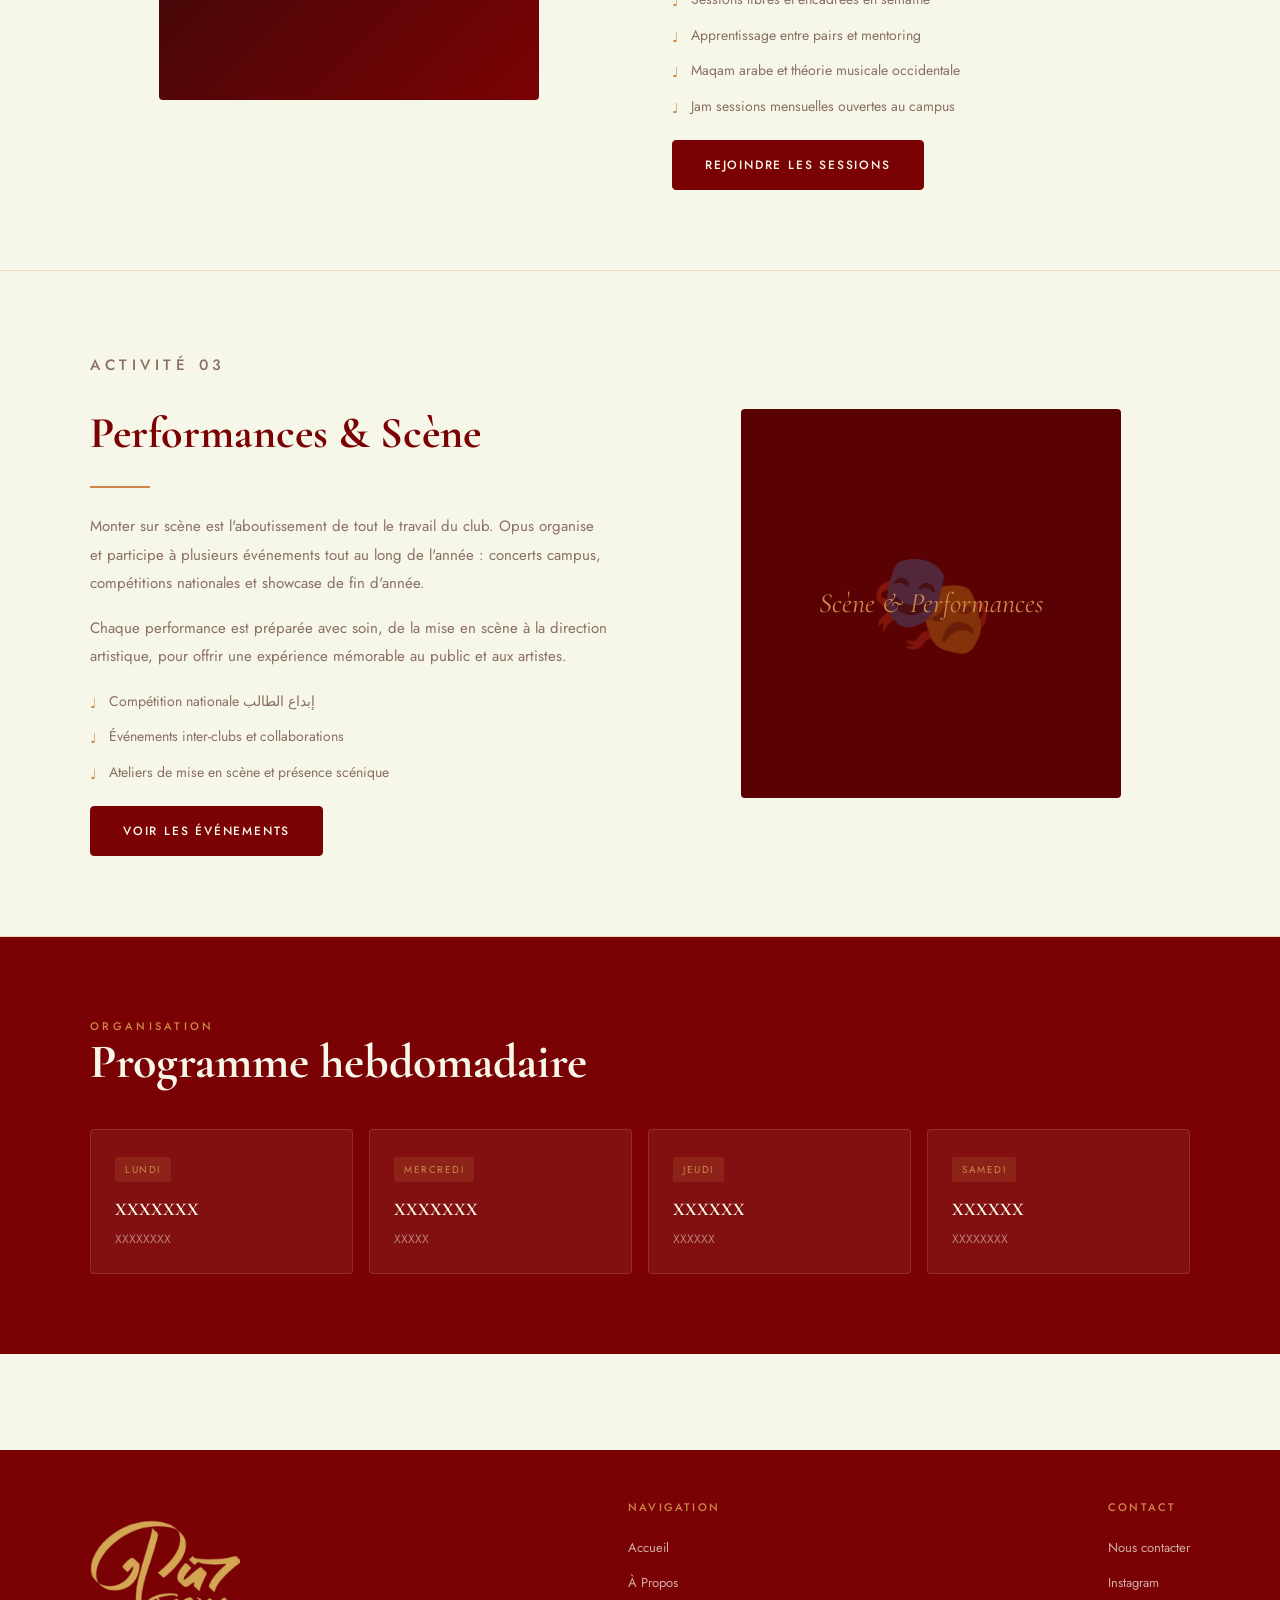
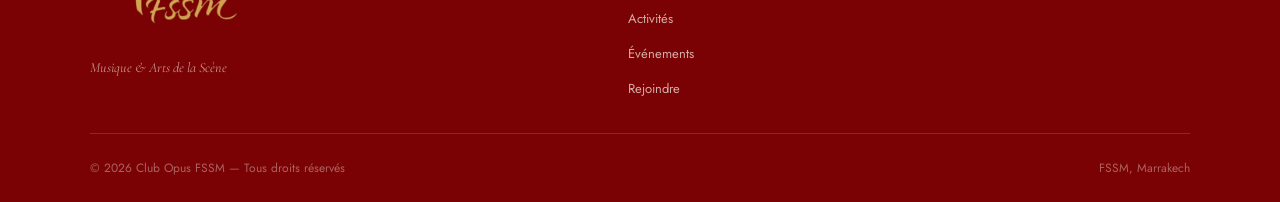
<file: activities.html>
<!DOCTYPE html>
<html lang="fr">
<head>
  <meta charset="UTF-8" />
  <meta name="viewport" content="width=device-width, initial-scale=1.0" />
  <title>Activités — Opus FSSM</title>
  <link rel="stylesheet" href="assets/css/style.css" />
  <style>
    .page-hero {
      background: var(--red);
      padding: 80px 32px 64px;
      text-align: center;
    }
    .page-hero .eyebrow { color: var(--gold); }
    .page-hero h1 {
      font-family: var(--font-display);
      font-size: 64px;
      font-weight: 700;
      color: var(--cream);
      margin: 8px 0;
    }
    .page-hero h1 em { font-style: italic; color: var(--gold); }
    .page-hero p {
      font-size: 16px;
      color: rgba(246,246,233,0.6);
      max-width: 500px;
      margin: 16px auto 0;
    }

    
    .activity-section {
      padding: var(--section-pad);
      border-bottom: 1px solid var(--border);
    }
    .activity-section .inner {
      max-width: 1100px;
      margin: 0 auto;
      display: flex;
      align-items: center;
      gap: 64px;
    }
    .activity-section.reverse .inner { flex-direction: row-reverse; }
    .act-text { flex: 1; }
    .act-text h2 {
      font-family: var(--font-display);
      font-size: 44px;
      color: var(--red);
      margin: 8px 0 16px;
    }
    .act-text p {
      font-size: 15px;
      color: var(--text-muted);
      line-height: 1.9;
      margin-bottom: 16px;
    }
    .act-visual {
      flex: 1;
      display: flex;
      justify-content: center;
    }
    
    .act-visual-box {
      width: 100%;
      max-width: 380px;
      position: relative;
      padding-bottom: 75%; 
      border-radius: var(--radius);
      overflow: hidden;
    }
    .act-visual-box-inner {
      position: absolute;
      top: 0; left: 0; right: 0; bottom: 0;
      display: flex;
      align-items: center;
      justify-content: center;
    }
    .act-visual-box.choir .act-visual-box-inner { background: var(--red); }
    .act-visual-box.instruments .act-visual-box-inner { background: linear-gradient(135deg, #2a0a0b, var(--red)); }
    .act-visual-box.performance .act-visual-box-inner { background: var(--red-dark); }
    .act-visual-box .big-icon {
      font-size: 100px;
      opacity: 0.25;
      position: absolute;
    }
    .act-visual-box .visual-label {
      position: relative;
      z-index: 1;
      font-family: var(--font-display);
      font-style: italic;
      font-size: 28px;
      color: var(--gold);
      text-align: center;
      padding: 16px;
    }

    
    .feature-list {
      display: flex;
      flex-direction: column;
      gap: 9.6px;
      margin: 19.2px 0;
    }
    .feature-list li {
      display: flex;
      align-items: flex-start;
      gap: 12px;
      font-size: 14px;
      color: var(--text-muted);
    }
    .feature-list li::before {
      content: '♩';
      color: var(--gold);
      flex-shrink: 0;
      margin-top: 2px;
    }

    
    .schedule-section {
      padding: var(--section-pad);
      background: var(--red);
    }
    .schedule-section .inner {
      max-width: 1100px;
      margin: 0 auto;
    }
    .schedule-section .eyebrow { color: var(--gold); }
    .schedule-section .section-title { color: var(--cream); }
    .schedule-grid {
      display: flex;
      gap: 16px;
      margin-top: 40px;
      flex-wrap: wrap;
    }
    .schedule-card {
      flex: 1;
      min-width: 200px;
      background: rgba(246,246,233,0.06);
      border: 1px solid rgba(203,136,74,0.25);
      border-radius: var(--radius);
      padding: 24px;
    }
    .schedule-card .day-badge {
      display: inline-block;
      font-size: 10px;
      letter-spacing: 0.15em;
      text-transform: uppercase;
      padding: 4px 10px;
      background: rgba(203,136,74,0.15);
      color: var(--gold);
      border-radius: 2px;
      margin-bottom: 12px;
    }
    .schedule-card h4 {
      font-family: var(--font-display);
      font-size: 18px;
      color: var(--cream);
      margin-bottom: 4.8px;
    }
    .schedule-card p {
      font-size: 12px;
      color: rgba(246,246,233,0.5);
    }

    
    .gallery-section {
      padding: var(--section-pad);
      max-width: 1100px;
      margin: 0 auto;
    }
    .gallery-grid {
      display: flex;
      gap: 16px;
      margin-top: 32px;
      flex-wrap: wrap;
    }
    .gallery-item {
      flex: 1;
      min-width: 160px;
      height: 160px;
      background: var(--red);
      border-radius: var(--radius);
      display: flex;
      align-items: center;
      justify-content: center;
      font-size: 40px;
      opacity: 0.7;
      transition: opacity var(--transition), transform var(--transition);
    }
    .gallery-item:hover { opacity: 1; transform: scale(1.03); }

    @media (max-width: 768px) {
      .activity-section .inner,
      .activity-section.reverse .inner { flex-direction: column; }
      .act-visual-box { max-width: 100%; }
      .page-hero h1 { font-size: 40px; }
      .act-text h2 { font-size: 32px; }
    }
  </style>
</head>
<body>

  
  <nav id="navbar">
    <a href="index.html" class="nav-logo">
      <img src="assets/images/logo-gold.png" alt="Opus FSSM" />
    </a>
    <ul class="nav-links">
      <li><a href="index.html">Accueil</a></li>
      <li><a href="about.html">À Propos</a></li>
      <li><a href="activities.html" class="active">Activités</a></li>
      <li><a href="events.html">Événements</a></li>
      <li><a href="join.html">Rejoindre</a></li>
    </ul>
    <a href="join.html" class="nav-cta">Rejoindre</a>
    <button class="hamburger" id="hamburger" aria-label="Menu">
      <span></span><span></span><span></span>
    </button>
  </nav>
  <div class="nav-mobile" id="navMobile">
    <a href="index.html">Accueil</a>
    <a href="about.html">À Propos</a>
    <a href="activities.html">Activités</a>
    <a href="events.html">Événements</a>
    <a href="join.html">Rejoindre le Club</a>
  </div>

  <main>

    
    <section class="page-hero">
      <p class="eyebrow">Ce que nous faisons</p>
      <h1>Nos <em>Activités</em></h1>
      <p>Du chœur aux concerts, découvrez tout ce qu'Opus vous offre pour exprimer votre talent.</p>
    </section>

    
    <section class="activity-section" id="choeur">
      <div class="inner">
        <div class="act-text fade-in">
          <p class="eyebrow">Activité 01</p>
          <h2>Chœur & Chant</h2>
          <div class="divider"></div>
          <p>
            Le chœur Opus est le cœur battant du club. Composé de voix sopranos, altos, ténors et basses, il prépare des arrangements SATB pour les compétitions inter-universitaires et les concerts de fin d'année.
          </p>
          <p>
            Encadré par des membres expérimentés et en collaboration avec des professeurs de musique, le chœur offre un cadre sérieux tout en restant accessible à tous les niveaux vocaux.
          </p>
          <ul class="feature-list">
            <li>Arrangements originaux de musiques variées</li>
            <li>Participation aux compétitions إبداع الطالب</li>
            <li>Ateliers de technique vocale et de solfège</li>
          </ul>
          <a href="join.html" class="btn btn-primary">Rejoindre le chœur</a>
        </div>
        <div class="act-visual fade-in">
          <div class="act-visual-box choir">
            <div class="act-visual-box-inner">
              <span class="big-icon">🎵</span>
              <span class="visual-label">Chœur Opus</span>
            </div>
          </div>
        </div>
      </div>
    </section>

    
    <section class="activity-section reverse" id="instruments">
      <div class="inner">
        <div class="act-text fade-in">
          <p class="eyebrow">Activité 02</p>
          <h2>Instruments</h2>
          <div class="divider"></div>
          <p>
            Guitare, piano, oud, violon, percussions — les sessions instrumentales d'Opus rassemblent des musiciens de tous horizons. Que vous soyez débutant ou avancé, il y a une place pour vous.
          </p>
          <p>
            Les sessions permettent d'apprendre, de pratiquer en groupe, et de préparer des performances pour les événements du club. La tradition musicale marocaine y côtoie les genres contemporains.
          </p>
          <ul class="feature-list">
            <li>Sessions libres et encadrées en semaine</li>
            <li>Apprentissage entre pairs et mentoring</li>
            <li>Maqam arabe et théorie musicale occidentale</li>
            <li>Jam sessions mensuelles ouvertes au campus</li>
          </ul>
          <a href="join.html" class="btn btn-primary">Rejoindre les sessions</a>
        </div>
        <div class="act-visual fade-in">
          <div class="act-visual-box instruments">
            <div class="act-visual-box-inner">
              <span class="big-icon">🎸</span>
              <span class="visual-label">Sessions Instrumentales</span>
            </div>
          </div>
        </div>
      </div>
    </section>

    
    <section class="activity-section" id="performance">
      <div class="inner">
        <div class="act-text fade-in">
          <p class="eyebrow">Activité 03</p>
          <h2>Performances & Scène</h2>
          <div class="divider"></div>
          <p>
            Monter sur scène est l'aboutissement de tout le travail du club. Opus organise et participe à plusieurs événements tout au long de l'année : concerts campus, compétitions nationales et showcase de fin d'année.
          </p>
          <p>
            Chaque performance est préparée avec soin, de la mise en scène à la direction artistique, pour offrir une expérience mémorable au public et aux artistes.
          </p>
          <ul class="feature-list">
            <li>Compétition nationale إبداع الطالب</li>
            <li>Événements inter-clubs et collaborations</li>
            <li>Ateliers de mise en scène et présence scénique</li>
          </ul>
          <a href="events.html" class="btn btn-primary">Voir les événements</a>
        </div>
        <div class="act-visual fade-in">
          <div class="act-visual-box performance">
            <div class="act-visual-box-inner">
              <span class="big-icon">🎭</span>
              <span class="visual-label">Scène & Performances</span>
            </div>
          </div>
        </div>
      </div>
    </section>

    
    <section class="schedule-section">
      <div class="inner">
        <p class="eyebrow">Organisation</p>
        <h2 class="section-title">Programme hebdomadaire</h2>
        <div class="schedule-grid">
          <div class="schedule-card fade-in">
            <span class="day-badge">Lundi</span>
            <h4>XXXXXXX</h4>
            <p>XXXXXXXX</p>
          </div>
          <div class="schedule-card fade-in">
            <span class="day-badge">Mercredi</span>
            <h4>XXXXXXX</h4>
            <p>XXXXX</p>
          </div>
          <div class="schedule-card fade-in">
            <span class="day-badge">Jeudi</span>
            <h4>XXXXXX</h4>
            <p>XXXXXX</p>
          </div>
          <div class="schedule-card fade-in">
            <span class="day-badge">Samedi</span>
            <h4>XXXXXX</h4>
            <p>XXXXXXXX</p>
          </div>
        </div>
      </div>
    </section>

    
    <section style="padding: 48px 32px; background: var(--cream);"></section>

  </main>

  
  <footer>
    <div class="footer-inner">
      <div class="footer-logo">
        <img src="assets/images/logo-gold.png" alt="Opus FSSM" />
        <p class="footer-tagline">Musique &amp; Arts de la Scène</p>
      </div>
      <div class="footer-links">
        <h4>Navigation</h4>
        <ul>
          <li><a href="index.html">Accueil</a></li>
          <li><a href="about.html">À Propos</a></li>
          <li><a href="activities.html">Activités</a></li>
          <li><a href="events.html">Événements</a></li>
          <li><a href="join.html">Rejoindre</a></li>
        </ul>
      </div>
      <div class="footer-links">
        <h4>Contact</h4>
        <ul>
          <li><a href="join.html#contact">Nous contacter</a></li>
          <li><a href="https://www.instagram.com/opus.fssmclub?igsh=MWFua24yczlhZzJoNQ==" target="_blank">Instagram</a></li>
        </ul>
      </div>
    </div>
    <div class="footer-bottom">
      <span>© 2026 Club Opus FSSM — Tous droits réservés</span>
      <span>FSSM, Marrakech</span>
    </div>
  </footer>

  <script src="assets/js/main.js"></script>
</body>
</html>
</file>
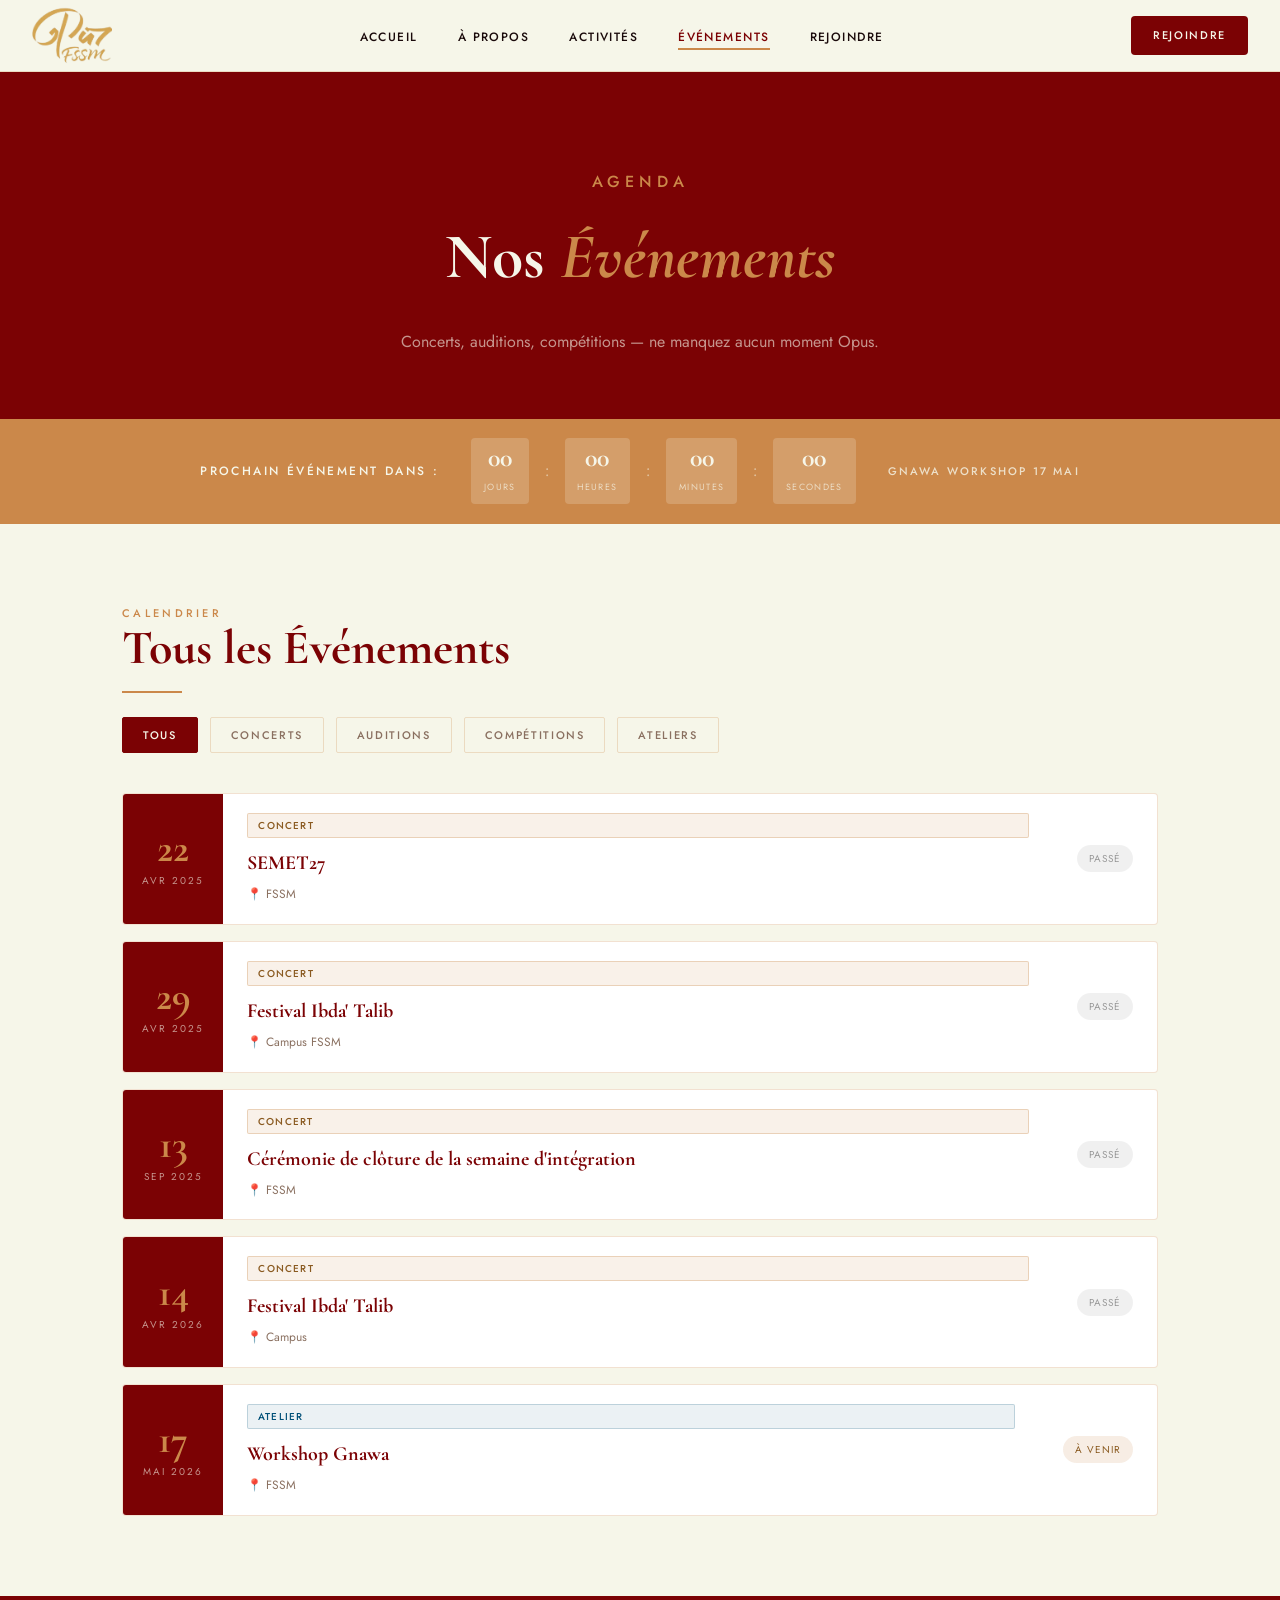
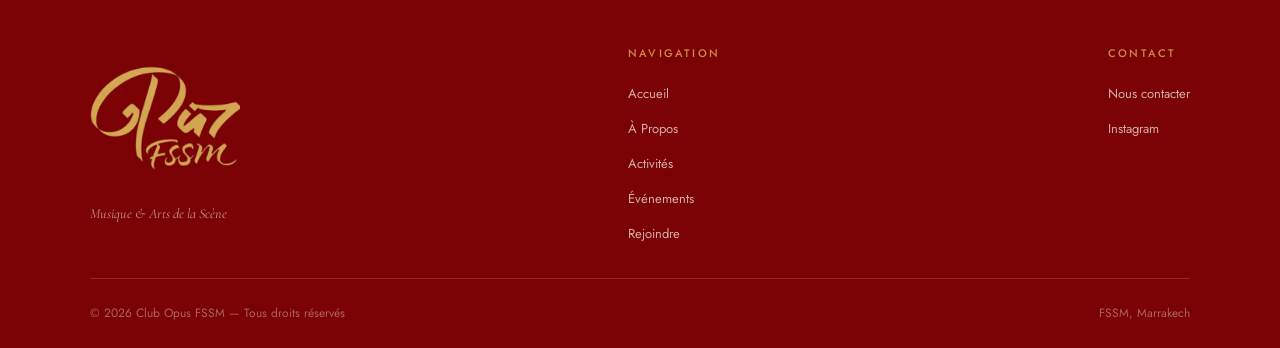
<file: events.html>
<!DOCTYPE html>
<html lang="fr">
<head>
  <meta charset="UTF-8" />
  <meta name="viewport" content="width=device-width, initial-scale=1.0" />
  <title>Événements — Opus FSSM</title>
  <link rel="stylesheet" href="assets/css/style.css" />
  <style>
    .page-hero {
      background: var(--red);
      padding: 80px 32px 64px;
      text-align: center;
    }
    .page-hero .eyebrow { color: var(--gold); }
    .page-hero h1 {
      font-family: var(--font-display);
      font-size: 64px;
      font-weight: 700;
      color: var(--cream);
      margin: 8px 0;
    }
    .page-hero h1 em { font-style: italic; color: var(--gold); }
    .page-hero p {
      font-size: 16px;
      color: rgba(246,246,233,0.6);
      max-width: 500px;
      margin: 16px auto 0;
    }

    
    .countdown-banner {
      background: var(--gold);
      padding: 19.2px 32px;
      text-align: center;
    }
    .countdown-inner {
      max-width: 1100px;
      margin: 0 auto;
      display: flex;
      align-items: center;
      justify-content: center;
      gap: 32px;
      flex-wrap: wrap;
    }
    .countdown-label {
      font-size: 12px;
      letter-spacing: 0.2em;
      text-transform: uppercase;
      color: var(--cream);
      font-weight: 500;
    }
    .countdown-timer {
      display: flex;
      gap: 16px;
      align-items: center;
    }
    .count-block {
      text-align: center;
      background: rgba(246,246,233,0.2);
      border-radius: var(--radius);
      padding: 6.4px 12.8px;
      min-width: 52px;
    }
    .count-num {
      font-family: var(--font-display);
      font-size: 26px;
      font-weight: 700;
      color: var(--cream);
      line-height: 1;
      display: block;
    }
    .count-unit {
      font-size: 9px;
      letter-spacing: 0.15em;
      text-transform: uppercase;
      color: rgba(246,246,233,0.7);
    }
    .count-sep {
      font-family: var(--font-display);
      font-size: 22px;
      color: rgba(246,246,233,0.5);
      margin-top: -4px;
    }

    
    .events-section {
      padding: var(--section-pad);
      max-width: 1100px;
      margin: 0 auto;
    }

    
    .filter-bar {
      display: flex;
      gap: 12px;
      margin-bottom: 40px;
      flex-wrap: wrap;
    }
    .filter-btn {
      font-size: 11px;
      letter-spacing: 0.15em;
      text-transform: uppercase;
      font-weight: 500;
      padding: 9px 20px;
      border: 1.5px solid var(--border);
      border-radius: 2px;
      background: transparent;
      color: var(--text-muted);
      transition: all var(--transition);
      cursor: pointer;
    }
    .filter-btn:hover,
    .filter-btn.active {
      background: var(--red);
      border-color: var(--red);
      color: var(--cream);
    }

    
    .events-list {
      display: flex;
      flex-direction: column;
      gap: 16px;
    }
    .event-card {
      display: flex;
      align-items: stretch;
      border: 1px solid var(--border);
      border-radius: var(--radius);
      overflow: hidden;
      background: #fff;
      transition: transform var(--transition), box-shadow var(--transition), opacity 0.3s;
    }
    .event-card:hover {
      transform: translateY(-3px);
      box-shadow: 0 10px 30px rgba(123,2,4,0.09);
    }
    .event-card.hidden {
      display: none;
    }
    .event-card-date {
      background: var(--red);
      padding: 24px 19.2px;
      display: flex;
      flex-direction: column;
      align-items: center;
      justify-content: center;
      min-width: 100px;
    }
    .event-card-date .day {
      font-family: var(--font-display);
      font-size: 40px;
      font-weight: 700;
      color: var(--gold);
      line-height: 1;
    }
    .event-card-date .month {
      font-size: 10px;
      letter-spacing: 0.2em;
      text-transform: uppercase;
      color: rgba(246,246,233,0.6);
      margin-top: 4px;
    }
    .event-card-body {
      flex: 1;
      padding: 19.2px 24px;
      display: flex;
      flex-direction: column;
      justify-content: center;
    }
    .event-card-body .badge {
      display: inline-block;
      font-size: 10px;
      letter-spacing: 0.12em;
      text-transform: uppercase;
      padding: 3px 10px;
      border-radius: 2px;
      margin-bottom: 8px;
      font-weight: 500;
    }
    .badge.concert { background: rgba(203,136,74,0.12); color: #8a5a20; border: 1px solid rgba(203,136,74,0.3); }
    .badge.audition { background: rgba(123,2,4,0.08); color: var(--red); border: 1px solid rgba(123,2,4,0.2); }
    .badge.competition { background: rgba(50,100,50,0.08); color: #2a5a2a; border: 1px solid rgba(50,100,50,0.2); }
    .badge.atelier { background: rgba(0,80,120,0.08); color: #005078; border: 1px solid rgba(0,80,120,0.2); }
    .badge.past { background: rgba(0,0,0,0.05); color: #888; border: 1px solid rgba(0,0,0,0.1); }

    .event-card-body h3 {
      font-family: var(--font-display);
      font-size: 20px;
      color: var(--red);
      margin-bottom: 4px;
    }
    .event-card-body .meta {
      font-size: 12px;
      color: var(--text-muted);
      display: flex;
      gap: 19.2px;
      flex-wrap: wrap;
    }
    .event-card-body .desc {
      font-size: 13px;
      color: var(--text-muted);
      margin-top: 8px;
      line-height: 1.6;
    }
    .event-card-status {
      padding: 19.2px 24px;
      display: flex;
      align-items: center;
    }
    .status-pill {
      font-size: 10px;
      letter-spacing: 0.1em;
      text-transform: uppercase;
      padding: 5px 12px;
      border-radius: 20px;
    }
    .status-pill.upcoming { background: rgba(203,136,74,0.15); color: #8a5a20; }
    .status-pill.soon {
      background: var(--red);
      color: var(--cream);
      animation: pulsePill 2s ease-in-out infinite;
    }
    .status-pill.past { background: rgba(0,0,0,0.06); color: #999; }
    @keyframes pulsePill {
      0%, 100% { opacity: 1; }
      50% { opacity: 0.6; }
    }

    
    .no-results {
      text-align: center;
      padding: 48px;
      color: var(--text-muted);
      font-family: var(--font-display);
      font-style: italic;
      font-size: 20px;
      display: none;
    }

    
    .past-section {
      padding: var(--section-pad);
      background: var(--red);
    }
    .past-section .inner { max-width: 1100px; margin: 0 auto; }
    .past-section .eyebrow { color: var(--gold); }
    .past-section .section-title { color: var(--cream); margin-bottom: 32px; }
    .past-grid {
      display: flex;
      gap: 16px;
      flex-wrap: wrap;
    }
    .past-card {
      flex: 1;
      min-width: 180px;
      background: rgba(246,246,233,0.06);
      border: 1px solid rgba(203,136,74,0.2);
      border-radius: var(--radius);
      padding: 24px;
    }
    .past-card .year {
      font-family: var(--font-display);
      font-size: 32px;
      font-weight: 700;
      color: var(--gold);
      opacity: 0.5;
      line-height: 1;
      margin-bottom: 8px;
    }
    .past-card h4 {
      font-family: var(--font-display);
      font-size: 16px;
      color: var(--cream);
      margin-bottom: 4px;
    }
    .past-card p { font-size: 12px; color: rgba(246,246,233,0.45); }

    @media (max-width: 768px) {
      .event-card { flex-direction: column; }
      .event-card-date { flex-direction: row; gap: 12px; min-width: unset; padding: 16px 24px; }
      .event-card-status { padding: 0 24px 16px; }
      .page-hero h1 { font-size: 40px; }
    }
  </style>
</head>
<body>

  
  <nav id="navbar">
    <a href="index.html" class="nav-logo">
      <img src="assets/images/logo-gold.png" alt="Opus FSSM" />
    </a>
    <ul class="nav-links">
      <li><a href="index.html">Accueil</a></li>
      <li><a href="about.html">À Propos</a></li>
      <li><a href="activities.html">Activités</a></li>
      <li><a href="events.html" class="active">Événements</a></li>
      <li><a href="join.html">Rejoindre</a></li>
    </ul>
    <a href="join.html" class="nav-cta">Rejoindre</a>
    <button class="hamburger" id="hamburger" aria-label="Menu">
      <span></span><span></span><span></span>
    </button>
  </nav>
  <div class="nav-mobile" id="navMobile">
    <a href="index.html">Accueil</a>
    <a href="about.html">À Propos</a>
    <a href="activities.html">Activités</a>
    <a href="events.html">Événements</a>
    <a href="join.html">Rejoindre le Club</a>
  </div>

  <main>

    
    <section class="page-hero">
      <p class="eyebrow">Agenda</p>
      <h1>Nos <em>Événements</em></h1>
      <p>Concerts, auditions, compétitions — ne manquez aucun moment Opus.</p>
    </section>

    
    <div class="countdown-banner">
      <div class="countdown-inner">
        <span class="countdown-label">Prochain événement dans :</span>
        <div class="countdown-timer">
          <div class="count-block">
            <span class="count-num" id="countDays">--</span>
            <span class="count-unit">Jours</span>
          </div>
          <span class="count-sep">:</span>
          <div class="count-block">
            <span class="count-num" id="countHours">--</span>
            <span class="count-unit">Heures</span>
          </div>
          <span class="count-sep">:</span>
          <div class="count-block">
            <span class="count-num" id="countMins">--</span>
            <span class="count-unit">Minutes</span>
          </div>
          <span class="count-sep">:</span>
          <div class="count-block">
            <span class="count-num" id="countSecs">--</span>
            <span class="count-unit">Secondes</span>
          </div>
        </div>
        <span class="countdown-label" style="font-size:11px; opacity:0.8;">GNAWA WORKSHOP 17 Mai</span>
      </div>
    </div>

    
    <section class="events-section">
      <p class="eyebrow fade-in">Calendrier</p>
      <h2 class="section-title fade-in">Tous les Événements</h2>
      <div class="divider fade-in"></div>

      
      <div class="filter-bar" id="filterBar">
        <button class="filter-btn active" data-filter="all">Tous</button>
        <button class="filter-btn" data-filter="concert">Concerts</button>
        <button class="filter-btn" data-filter="audition">Auditions</button>
        <button class="filter-btn" data-filter="competition">Compétitions</button>
        <button class="filter-btn" data-filter="atelier">Ateliers</button>
      </div>

      
      <div class="events-list" id="eventsList">

        <div class="event-card fade-in" data-category="concert">
          <div class="event-card-date">
            <span class="day">22</span>
            <span class="month">Avr 2025</span>
          </div>
          <div class="event-card-body">
            <span class="badge concert">Concert</span>
            <h3>SEMET27</h3>
            <div class="meta">
              <span>📍 FSSM</span>
            </div>
          </div>
          <div class="event-card-status">
            <span class="status-pill past">Passé</span>
          </div>
        </div>

        <div class="event-card fade-in" data-category="concert">
          <div class="event-card-date">
            <span class="day">29</span>
            <span class="month">Avr 2025</span>
          </div>
          <div class="event-card-body">
            <span class="badge concert">Concert</span>
            <h3>Festival Ibda' Talib</h3>
            <div class="meta">
              <span>📍 Campus FSSM</span>
            </div>
          </div>
          <div class="event-card-status">
            <span class="status-pill past">Passé</span>
          </div>
        </div>

        <div class="event-card fade-in" data-category="concert">
          <div class="event-card-date">
            <span class="day">13</span>
            <span class="month">Sep 2025</span>
          </div>
          <div class="event-card-body">
            <span class="badge concert">Concert</span>
            <h3>Cérémonie de clôture de la semaine d'intégration</h3>
            <div class="meta">
              <span>📍 FSSM</span>
            </div>
          </div>
          <div class="event-card-status">
            <span class="status-pill past">Passé</span>
          </div>
        </div>

        <div class="event-card fade-in" data-category="concert">
          <div class="event-card-date">
            <span class="day">14</span>
            <span class="month">Avr 2026</span>
          </div>
          <div class="event-card-body">
            <span class="badge concert">Concert</span>
            <h3>Festival Ibda' Talib</h3>
            <div class="meta">
              <span>📍 Campus</span>
            </div>
          </div>
          <div class="event-card-status">
            <span class="status-pill past">Passé</span>
          </div>
        </div>

        <div class="event-card fade-in" data-category="atelier">
          <div class="event-card-date">
            <span class="day">17</span>
            <span class="month">Mai 2026</span>
          </div>
          <div class="event-card-body">
            <span class="badge atelier">Atelier</span>
            <h3>Workshop Gnawa</h3>
            <div class="meta">
              <span>📍 FSSM</span>
            </div>
          </div>
          <div class="event-card-status">
            <span class="status-pill upcoming">À venir</span>
          </div>
        </div>

      </div>
      <p class="no-results" id="noResults">Aucun événement dans cette catégorie.</p>
    </section>

  </main>

  
  <footer>
    <div class="footer-inner">
      <div class="footer-logo">
        <img src="assets/images/logo-gold.png" alt="Opus FSSM" />
        <p class="footer-tagline">Musique &amp; Arts de la Scène</p>
      </div>
      <div class="footer-links">
        <h4>Navigation</h4>
        <ul>
          <li><a href="index.html">Accueil</a></li>
          <li><a href="about.html">À Propos</a></li>
          <li><a href="activities.html">Activités</a></li>
          <li><a href="events.html">Événements</a></li>
          <li><a href="join.html">Rejoindre</a></li>
        </ul>
      </div>
      <div class="footer-links">
        <h4>Contact</h4>
        <ul>
          <li><a href="join.html#contact">Nous contacter</a></li>
          <li><a href="https://www.instagram.com/opus.fssmclub?igsh=MWFua24yczlhZzJoNQ==" target="_blank">Instagram</a></li>
        </ul>
      </div>
    </div>
    <div class="footer-bottom">
      <span>© 2026 Club Opus FSSM — Tous droits réservés</span>
      <span>FSSM, Marrakech</span>
    </div>
  </footer>

  <script src="assets/js/main.js"></script>
  <script>
    
    // Target: May 15, 2025 at 18:00
    var targetDate = new Date('2026-05-17T18:00:00');

    function updateCountdown() {
      var now = new Date();
      var diff = targetDate - now;
      if (diff <= 0) {
        document.getElementById('countDays').textContent = '00';
        document.getElementById('countHours').textContent = '00';
        document.getElementById('countMins').textContent = '00';
        document.getElementById('countSecs').textContent = '00';
        return;
      }
      var days  = Math.floor(diff / (1000 * 60 * 60 * 24));
      var hours = Math.floor((diff % (1000 * 60 * 60 * 24)) / (1000 * 60 * 60));
      var mins  = Math.floor((diff % (1000 * 60 * 60)) / (1000 * 60));
      var secs  = Math.floor((diff % (1000 * 60)) / 1000);
      document.getElementById('countDays').textContent  = String(days).padStart(2, '0');
      document.getElementById('countHours').textContent = String(hours).padStart(2, '0');
      document.getElementById('countMins').textContent  = String(mins).padStart(2, '0');
      document.getElementById('countSecs').textContent  = String(secs).padStart(2, '0');
    }
    updateCountdown();
    setInterval(updateCountdown, 1000);

    
    var filterBtns = document.querySelectorAll('.filter-btn');
    var eventCards = document.querySelectorAll('.event-card');
    var noResults  = document.getElementById('noResults');

    filterBtns.forEach(function(btn) {
      btn.addEventListener('click', function() {
        // Update active button
        filterBtns.forEach(function(b) { b.classList.remove('active'); });
        btn.classList.add('active');

        var filter = btn.getAttribute('data-filter');
        var visible = 0;

        eventCards.forEach(function(card) {
          var cat = card.getAttribute('data-category');
          if (filter === 'all' || cat === filter) {
            card.classList.remove('hidden');
            visible++;
          } else {
            card.classList.add('hidden');
          }
        });

        // Show no results message if needed
        noResults.style.display = visible === 0 ? 'block' : 'none';
      });
    });
  </script>
</body>
</html>
</file>
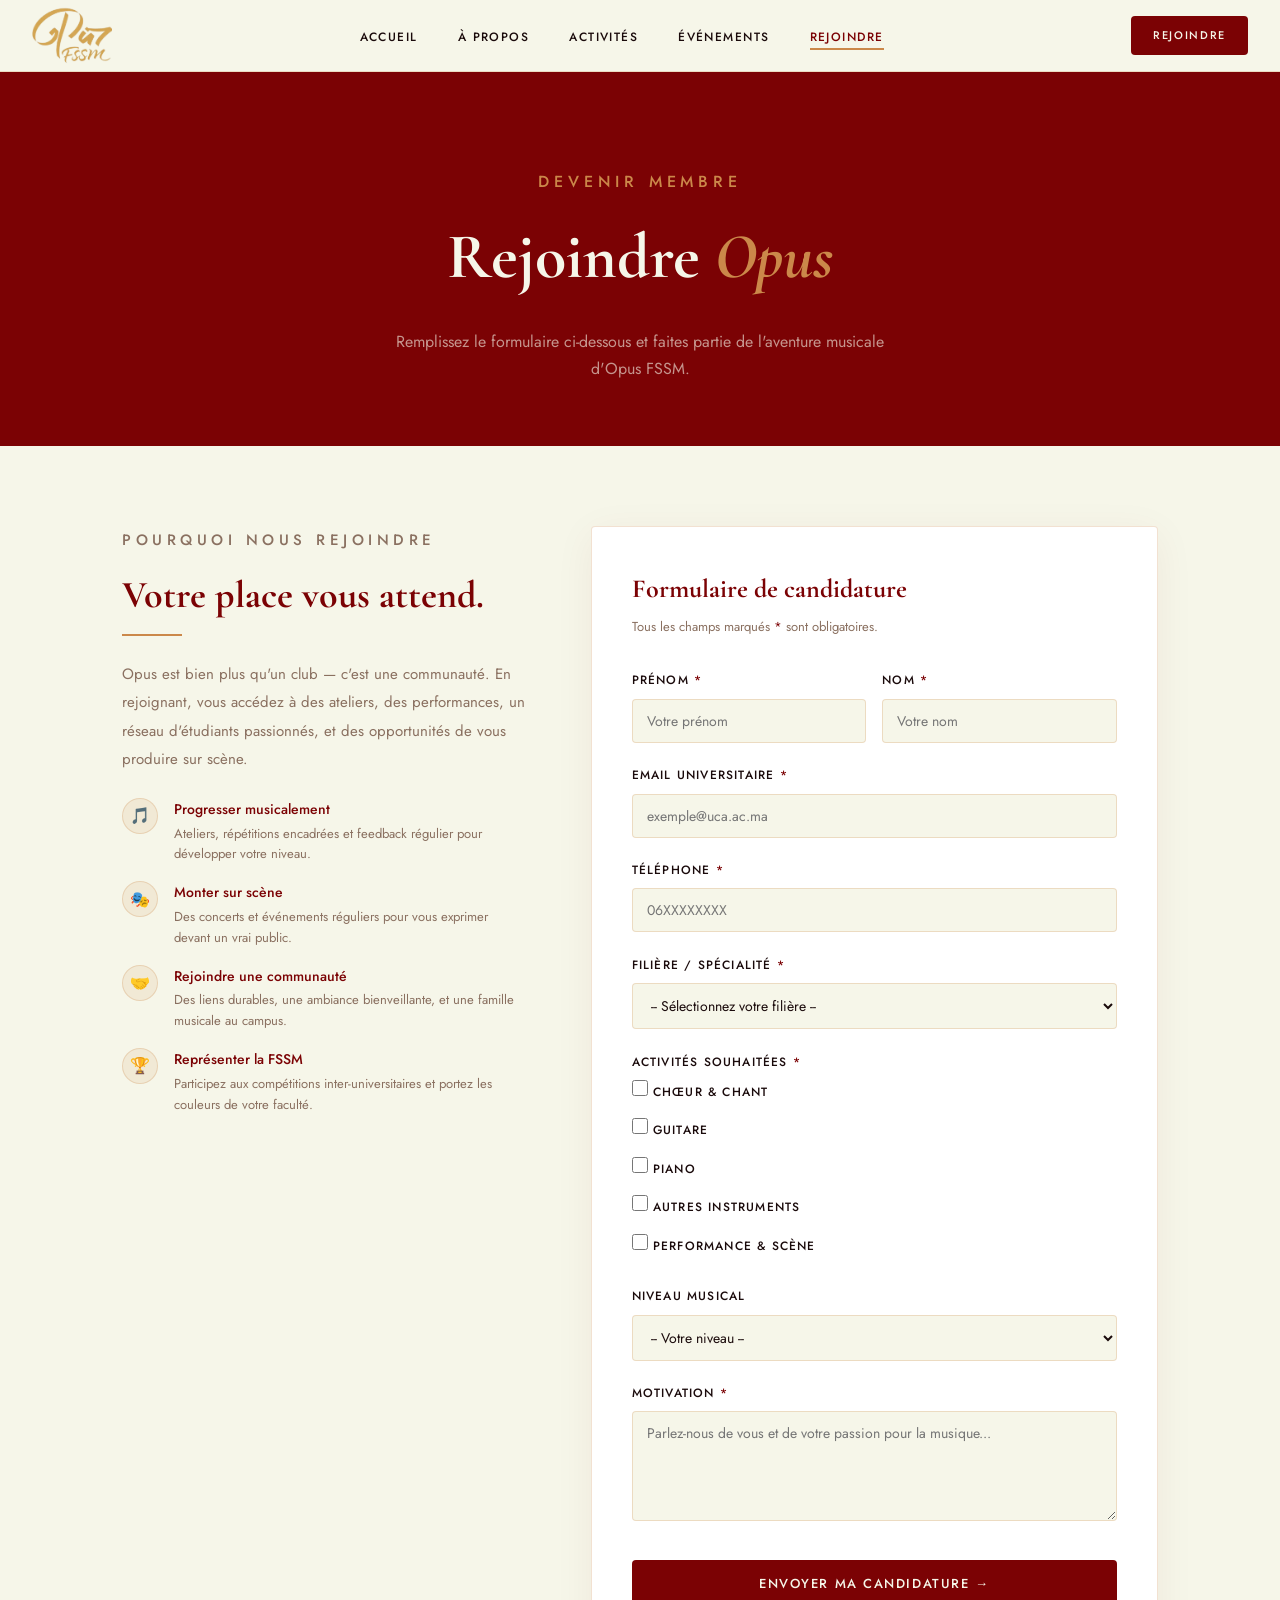
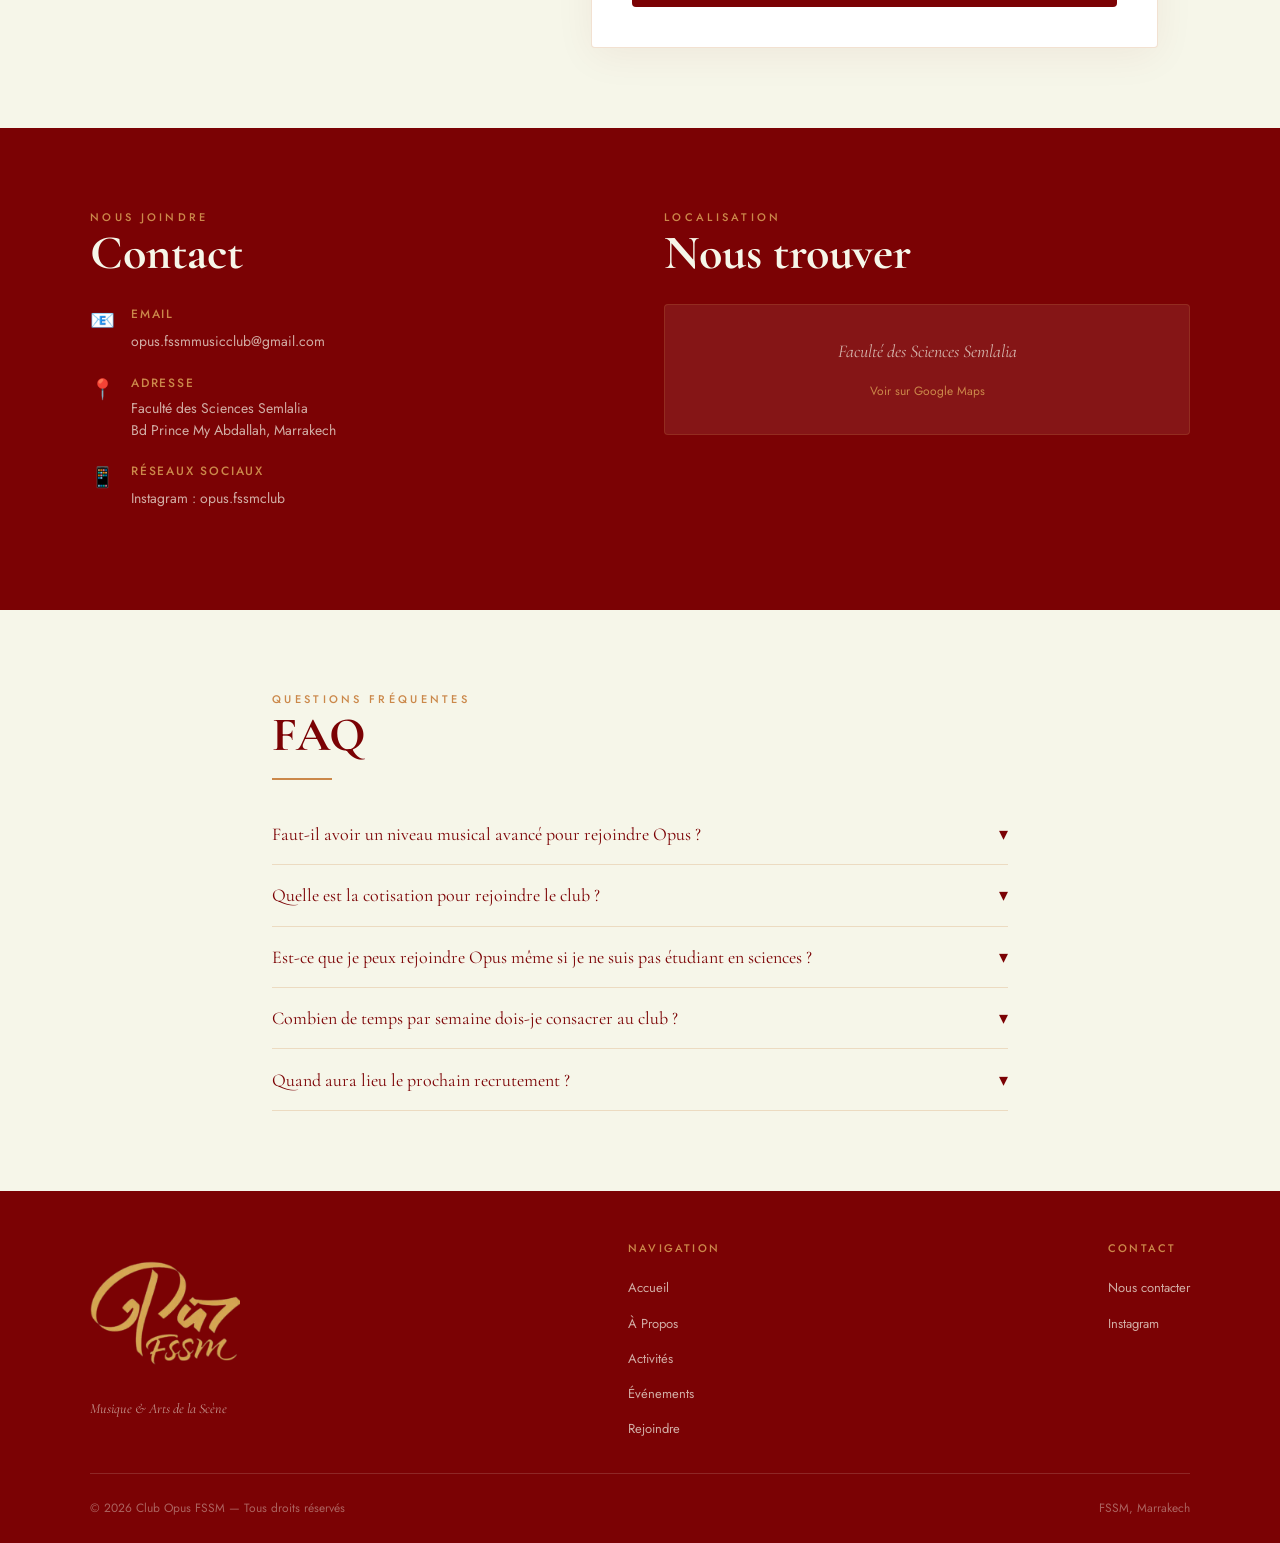
<file: join.html>
<!DOCTYPE html>
<html lang="fr">
<head>
  <meta charset="UTF-8" />
  <meta name="viewport" content="width=device-width, initial-scale=1.0" />
  <title>Rejoindre — Opus FSSM</title>
  <link rel="stylesheet" href="assets/css/style.css" />
  <style>
    .page-hero {
      background: var(--red);
      padding: 80px 32px 64px;
      text-align: center;
    }
    .page-hero .eyebrow { color: var(--gold); }
    .page-hero h1 {
      font-family: var(--font-display);
      font-size: 64px;
      font-weight: 700;
      color: var(--cream);
      margin: 8px 0;
    }
    .page-hero h1 em { font-style: italic; color: var(--gold); }
    .page-hero p {
      font-size: 16px;
      color: rgba(246,246,233,0.6);
      max-width: 500px;
      margin: 16px auto 0;
    }

    
    .join-main {
      padding: var(--section-pad);
      max-width: 1100px;
      margin: 0 auto;
      display: flex;
      gap: 64px;
      align-items: flex-start;
    }

    
    .join-pitch {
      flex: 1;
    }
    .join-pitch h2 {
      font-family: var(--font-display);
      font-size: 38px;
      color: var(--red);
      margin: 8px 0 16px;
      line-height: 1.15;
    }
    .join-pitch p {
      font-size: 15px;
      color: var(--text-muted);
      line-height: 1.9;
      margin-bottom: 19.2px;
    }
    .pitch-reasons {
      display: flex;
      flex-direction: column;
      gap: 16px;
      margin-top: 24px;
    }
    .pitch-reason {
      display: flex;
      gap: 16px;
      align-items: flex-start;
    }
    .reason-icon {
      width: 36px; height: 36px;
      background: rgba(203,136,74,0.12);
      border-radius: 50%;
      display: flex;
      align-items: center;
      justify-content: center;
      font-size: 16px;
      flex-shrink: 0;
      border: 1px solid rgba(203,136,74,0.25);
    }
    .reason-text h4 {
      font-size: 14px;
      font-weight: 500;
      color: var(--red);
      margin-bottom: 2px;
    }
    .reason-text p {
      font-size: 13px;
      margin: 0;
      line-height: 1.6;
    }

    
    .join-form-wrap {
      flex: 1.2;
      background: #fff;
      border: 1px solid var(--border);
      border-radius: var(--radius);
      padding: 40px;
      box-shadow: 0 8px 40px rgba(123,2,4,0.06);
    }
    .join-form-wrap h3 {
      font-family: var(--font-display);
      font-size: 26px;
      color: var(--red);
      margin-bottom: 4.8px;
    }
    .join-form-wrap .form-subtitle {
      font-size: 13px;
      color: var(--text-muted);
      margin-bottom: 32px;
    }

    
    .form-group {
      margin-bottom: 22.4px;
    }
    .form-group label {
      display: block;
      font-size: 12px;
      letter-spacing: 0.1em;
      text-transform: uppercase;
      font-weight: 500;
      color: var(--text-dark);
      margin-bottom: 8px;
    }
    .form-group label span.required { color: var(--red); }
    .form-group input,
    .form-group select,
    .form-group textarea {
      width: 100%;
      padding: 11px 14px;
      border: 1.5px solid var(--border);
      border-radius: var(--radius);
      font-family: var(--font-body);
      font-size: 14px;
      color: var(--text-dark);
      background: var(--cream);
      transition: border-color var(--transition);
      outline: none;
    }
    .form-group input:focus,
    .form-group select:focus,
    .form-group textarea:focus {
      border-color: var(--gold);
    }
    .form-group input.error,
    .form-group select.error,
    .form-group textarea.error {
      border-color: #c0392b;
    }
    .form-group textarea {
      resize: vertical;
      min-height: 110px;
    }
    .form-row {
      display: flex;
      gap: 16px;
    }
    .form-row .form-group { flex: 1; }

    
    .error-msg {
      display: none;
      font-size: 12px;
      color: #c0392b;
      margin-top: 4px;
    }
    .error-msg.show { display: block; }

    
    .checkbox-group {
      display: flex;
      flex-direction: column;
      gap: 8px;
    }
    .checkbox-item {
      display: flex;
      align-items: center;
      gap: 9.6px;
      font-size: 13px;
      color: var(--text-muted);
      cursor: pointer;
    }
    .checkbox-item input[type="checkbox"] {
      width: 16px; height: 16px;
      accent-color: var(--red);
      cursor: pointer;
    }

    
    .form-submit {
      width: 100%;
      padding: 14px;
      background: var(--red);
      color: var(--cream);
      border: none;
      border-radius: var(--radius);
      font-family: var(--font-body);
      font-size: 13px;
      letter-spacing: 0.12em;
      text-transform: uppercase;
      font-weight: 500;
      cursor: pointer;
      transition: background var(--transition), transform var(--transition);
      margin-top: 8px;
    }
    .form-submit:hover { background: var(--red-dark); transform: translateY(-1px); }
    .form-submit:active { transform: translateY(0); }

    
    .success-msg {
      display: none;
      text-align: center;
      padding: 48px 24px;
    }
    .success-msg.show { display: block; }
    .success-icon {
      font-size: 52px;
      margin-bottom: 16px;
    }
    .success-msg h3 {
      font-family: var(--font-display);
      font-size: 28px;
      color: var(--red);
      margin-bottom: 8px;
    }
    .success-msg p {
      font-size: 14px;
      color: var(--text-muted);
      line-height: 1.7;
    }

    
    .contact-section {
      padding: var(--section-pad);
      background: var(--red);
    }
    .contact-section .inner {
      max-width: 1100px;
      margin: 0 auto;
      display: flex;
      gap: 48px;
      flex-wrap: wrap;
    }
    .contact-section .eyebrow { color: var(--gold); }
    .contact-section .section-title { color: var(--cream); margin-bottom: 24px; }
    .contact-info {
      flex: 1;
      min-width: 220px;
    }
    .contact-item {
      display: flex;
      align-items: flex-start;
      gap: 16px;
      margin-bottom: 19.2px;
    }
    .contact-item-icon {
      font-size: 20px;
      flex-shrink: 0;
    }
    .contact-item-text h4 {
      font-size: 12px;
      letter-spacing: 0.15em;
      text-transform: uppercase;
      color: var(--gold);
      margin-bottom: 3px;
      font-weight: 500;
    }
    .contact-item-text p, .contact-item-text a {
      font-size: 14px;
      color: rgba(246,246,233,0.7);
      line-height: 1.6;
    }
    .contact-item-text a:hover { color: var(--cream); }

    
    .faq-section {
      padding: var(--section-pad);
      max-width: 800px;
      margin: 0 auto;
    }
    .faq-item {
      border-bottom: 1px solid var(--border);
      overflow: hidden;
    }
    .faq-question {
      width: 100%;
      background: none;
      border: none;
      text-align: left;
      padding: 19.2px 0;
      font-family: var(--font-display);
      font-size: 18px;
      color: var(--red);
      cursor: pointer;
      display: flex;
      justify-content: space-between;
      align-items: center;
      transition: color var(--transition);
    }
    .faq-question:hover { color: var(--gold); }
    .faq-arrow {
      font-size: 18px;
      transition: transform var(--transition);
      flex-shrink: 0;
    }
    .faq-item.open .faq-arrow { transform: rotate(180deg); }
    .faq-answer {
      max-height: 0;
      overflow: hidden;
      transition: max-height 0.4s ease;
    }
    .faq-item.open .faq-answer { max-height: 300px; }
    .faq-answer p {
      padding-bottom: 19.2px;
      font-size: 14px;
      color: var(--text-muted);
      line-height: 1.8;
    }

    @media (max-width: 768px) {
      .join-main { flex-direction: column; gap: 32px; }
      .form-row { flex-direction: column; gap: 0; }
      .page-hero h1 { font-size: 40px; }
    }
  </style>
</head>
<body>

  
  <nav id="navbar">
    <a href="index.html" class="nav-logo">
      <img src="assets/images/logo-gold.png" alt="Opus FSSM" />
    </a>
    <ul class="nav-links">
      <li><a href="index.html">Accueil</a></li>
      <li><a href="about.html">À Propos</a></li>
      <li><a href="activities.html">Activités</a></li>
      <li><a href="events.html">Événements</a></li>
      <li><a href="join.html" class="active">Rejoindre</a></li>
    </ul>
    <a href="join.html" class="nav-cta">Rejoindre</a>
    <button class="hamburger" id="hamburger" aria-label="Menu">
      <span></span><span></span><span></span>
    </button>
  </nav>
  <div class="nav-mobile" id="navMobile">
    <a href="index.html">Accueil</a>
    <a href="about.html">À Propos</a>
    <a href="activities.html">Activités</a>
    <a href="events.html">Événements</a>
    <a href="join.html">Rejoindre le Club</a>
  </div>

  <main>

    
    <section class="page-hero">
      <p class="eyebrow">Devenir membre</p>
      <h1>Rejoindre <em>Opus</em></h1>
      <p>Remplissez le formulaire ci-dessous et faites partie de l'aventure musicale d'Opus FSSM.</p>
    </section>

    
    <section class="join-main">

      
      <div class="join-pitch fade-in">
        <p class="eyebrow">Pourquoi nous rejoindre</p>
        <h2>Votre place vous attend.</h2>
        <div class="divider"></div>
        <p>
          Opus est bien plus qu'un club — c'est une communauté. En rejoignant, vous accédez à des ateliers, des performances, un réseau d'étudiants passionnés, et des opportunités de vous produire sur scène.
        </p>
        <div class="pitch-reasons">
          <div class="pitch-reason">
            <div class="reason-icon">🎵</div>
            <div class="reason-text">
              <h4>Progresser musicalement</h4>
              <p>Ateliers, répétitions encadrées et feedback régulier pour développer votre niveau.</p>
            </div>
          </div>
          <div class="pitch-reason">
            <div class="reason-icon">🎭</div>
            <div class="reason-text">
              <h4>Monter sur scène</h4>
              <p>Des concerts et événements réguliers pour vous exprimer devant un vrai public.</p>
            </div>
          </div>
          <div class="pitch-reason">
            <div class="reason-icon">🤝</div>
            <div class="reason-text">
              <h4>Rejoindre une communauté</h4>
              <p>Des liens durables, une ambiance bienveillante, et une famille musicale au campus.</p>
            </div>
          </div>
          <div class="pitch-reason">
            <div class="reason-icon">🏆</div>
            <div class="reason-text">
              <h4>Représenter la FSSM</h4>
              <p>Participez aux compétitions inter-universitaires et portez les couleurs de votre faculté.</p>
            </div>
          </div>
        </div>
      </div>

      
      <div class="join-form-wrap fade-in">
        
        <div id="formContainer">
          <h3>Formulaire de candidature</h3>
          <p class="form-subtitle">Tous les champs marqués <span style="color:var(--red);">*</span> sont obligatoires.</p>

          <form id="joinForm" novalidate>
            <div class="form-row">
              <div class="form-group">
                <label for="prenom">Prénom <span class="required">*</span></label>
                <input type="text" id="prenom" name="prenom" placeholder="Votre prénom" />
                <span class="error-msg" id="err-prenom">Veuillez entrer votre prénom.</span>
              </div>
              <div class="form-group">
                <label for="nom">Nom <span class="required">*</span></label>
                <input type="text" id="nom" name="nom" placeholder="Votre nom" />
                <span class="error-msg" id="err-nom">Veuillez entrer votre nom.</span>
              </div>
            </div>

            <div class="form-group">
              <label for="email">Email universitaire <span class="required">*</span></label>
              <input type="email" id="email" name="email" placeholder="exemple@uca.ac.ma" />
              <span class="error-msg" id="err-email">Veuillez entrer un email valide.</span>
            </div>

            <div class="form-group">
              <label for="telephone">Téléphone <span class="required">*</span></label>
              <input type="tel" id="telephone" name="telephone" placeholder="06XXXXXXXX" />
              <span class="error-msg" id="err-telephone">Veuillez entrer un numéro de téléphone.</span>
            </div>

            <div class="form-group">
              <label for="filiere">Filière / Spécialité <span class="required">*</span></label>
              <select id="filiere" name="filiere">
                <option value="">-- Sélectionnez votre filière --</option>
                <option value="mi">MI</option>
                <option value="iap">IAP</option>
                <option value="pc">PC</option>
                <option value="bg">BG</option>
                <option value="autre">Autre</option>
              </select>
              <span class="error-msg" id="err-filiere">Veuillez sélectionner votre filière.</span>
            </div>

            <div class="form-group">
              <label>Activités souhaitées <span class="required">*</span></label>
              <div class="checkbox-group" id="activitesGroup">
                <label class="checkbox-item">
                  <input type="checkbox" name="activites" value="choeur" /> Chœur & Chant
                </label>
                <label class="checkbox-item">
                  <input type="checkbox" name="activites" value="guitare" /> Guitare
                </label>
                <label class="checkbox-item">
                  <input type="checkbox" name="activites" value="piano" /> Piano
                </label>
                <label class="checkbox-item">
                  <input type="checkbox" name="activites" value="autres-instruments" /> Autres instruments
                </label>
                <label class="checkbox-item">
                  <input type="checkbox" name="activites" value="performance" /> Performance & Scène
                </label>
              </div>
              <span class="error-msg" id="err-activites">Cochez au moins une activité.</span>
            </div>

            <div class="form-group">
              <label for="niveau">Niveau musical</label>
              <select id="niveau" name="niveau">
                <option value="">-- Votre niveau --</option>
                <option value="debutant">Débutant</option>
                <option value="intermediaire">Intermédiaire</option>
                <option value="avance">Avancé</option>
              </select>
            </div>

            <div class="form-group">
              <label for="motivation">Motivation <span class="required">*</span></label>
              <textarea id="motivation" name="motivation" placeholder="Parlez-nous de vous et de votre passion pour la musique..."></textarea>
              <span class="error-msg" id="err-motivation">Veuillez écrire votre motivation (min. 20 caractères).</span>
            </div>

            <button type="submit" class="form-submit">Envoyer ma candidature →</button>
          </form>
        </div>

        
        <div class="success-msg" id="successMsg">
          <div class="success-icon">🎵</div>
          <h3>Candidature envoyée !</h3>
          <p>
            Merci de votre intérêt pour le club Opus. Nous avons bien reçu votre candidature et nous vous contacterons très prochainement par email.
          </p>
          <p style="margin-top:16px; font-size:12px; color:#aaa;">
            En attendant, suivez-nous sur Instagram pour ne rien manquer.
          </p>
          <a href="events.html" class="btn btn-outline" style="margin-top:24px;">Voir les événements</a>
        </div>
      </div>
    </section>

    
    <section class="contact-section" id="contact">
      <div class="inner">
        <div class="contact-info fade-in">
          <p class="eyebrow">Nous joindre</p>
          <h2 class="section-title">Contact</h2>
          <div class="contact-item">
            <span class="contact-item-icon">📧</span>
            <div class="contact-item-text">
              <h4>Email</h4>
              <a href="mailto:opus.fssmmusicclub@gmail.com">opus.fssmmusicclub@gmail.com</a>
            </div>
          </div>
          <div class="contact-item">
            <span class="contact-item-icon">📍</span>
            <div class="contact-item-text">
              <h4>Adresse</h4>
              <p>Faculté des Sciences Semlalia<br>Bd Prince My Abdallah, Marrakech</p>
            </div>
          </div>
          <div class="contact-item">
            <span class="contact-item-icon">📱</span>
            <div class="contact-item-text">
              <h4>Réseaux sociaux</h4>
              <a href="https://www.instagram.com/opus.fssmclub" target="_blank">Instagram : opus.fssmclub</a><br>
            </div>
          </div>
        </div>
        <div class="contact-info fade-in">
          <p class="eyebrow">Localisation</p>
          <h2 class="section-title">Nous trouver</h2>
          <div style="background: rgba(246,246,233,0.08); border: 1px solid rgba(203,136,74,0.2); border-radius: var(--radius); padding: 32px; text-align: center;">
            <p style="font-family: var(--font-display); font-style:italic; font-size:18px; color: rgba(246,246,233,0.7); line-height:1.6;">
              Faculté des Sciences Semlalia
            </p>
            <p style="font-size:12px; color: rgba(246,246,233,0.35); margin-top:16px;">
              <a href="https://maps.app.goo.gl/e7KJxQMjAWsmZwGF9?g_st=com.google.maps.preview.copy" target="_blank" style="color: var(--gold); text-decoration: none;">Voir sur Google Maps</a>
            </p>
          </div>
        </div>
      </div>
    </section>

    
    <section class="faq-section">
      <p class="eyebrow fade-in">Questions fréquentes</p>
      <h2 class="section-title fade-in">FAQ</h2>
      <div class="divider fade-in"></div>

      <div class="faq-item">
        <button class="faq-question">
          Faut-il avoir un niveau musical avancé pour rejoindre Opus ?
          <span class="faq-arrow">▾</span>
        </button>
        <div class="faq-answer">
          <p>Non, absolument pas. Opus est ouvert à tous les niveaux, des débutants aux musiciens confirmés. Ce qui compte, c'est votre passion et votre envie d'apprendre et de partager.</p>
        </div>
      </div>

      <div class="faq-item">
        <button class="faq-question">
          Quelle est la cotisation pour rejoindre le club ?
          <span class="faq-arrow">▾</span>
        </button>
        <div class="faq-answer">
          <p>Une cotisation symbolique peut être demandée pour couvrir les frais d'organisation des événements. Les détails vous seront communiqués lors de votre entretien d'admission.</p>
        </div>
      </div>

      <div class="faq-item">
        <button class="faq-question">
          Est-ce que je peux rejoindre Opus même si je ne suis pas étudiant en sciences ?
          <span class="faq-arrow">▾</span>
        </button>
        <div class="faq-answer">
          <p>Opus est le club de la FSSM et est donc réservé aux étudiants inscrits à la Faculté des Sciences Semlalia. Si vous êtes étudiant dans une autre faculté, contactez-nous directement pour voir les options.</p>
        </div>
      </div>

      <div class="faq-item">
        <button class="faq-question">
          Combien de temps par semaine dois-je consacrer au club ?
          <span class="faq-arrow">▾</span>
        </button>
        <div class="faq-answer">
          <p>Cela dépend de votre implication. Un membre régulier consacre en moyenne 2 à 4 heures par semaine. Les membres du chœur s'engagent sur les répétitions hebdomadaires</p>
        </div>
      </div>

      <div class="faq-item">
        <button class="faq-question">
          Quand aura lieu le prochain recrutement ?
          <span class="faq-arrow">▾</span>
        </button>
        <div class="faq-answer">
          <p>Pour toute information concernant le prochain recrutement, veuillez nous contacter en message privé sur Instagram.</p>
        </div>
      </div>

    </section>

  </main>

  
  <footer>
    <div class="footer-inner">
      <div class="footer-logo">
        <img src="assets/images/logo-gold.png" alt="Opus FSSM" />
        <p class="footer-tagline">Musique &amp; Arts de la Scène</p>
      </div>
      <div class="footer-links">
        <h4>Navigation</h4>
        <ul>
          <li><a href="index.html">Accueil</a></li>
          <li><a href="about.html">À Propos</a></li>
          <li><a href="activities.html">Activités</a></li>
          <li><a href="events.html">Événements</a></li>
          <li><a href="join.html">Rejoindre</a></li>
        </ul>
      </div>
      <div class="footer-links">
        <h4>Contact</h4>
        <ul>
          <li><a href="#contact">Nous contacter</a></li>
          <li><a href="https://www.instagram.com/opus.fssmclub?igsh=MWFua24yczlhZzJoNQ==" target="_blank">Instagram</a></li>
        </ul>
      </div>
    </div>
    <div class="footer-bottom">
      <span>© 2026 Club Opus FSSM — Tous droits réservés</span>
      <span>FSSM, Marrakech</span>
    </div>
  </footer>

  <script src="assets/js/main.js"></script>
  <script>
    
    var joinForm = document.getElementById('joinForm');
    var formContainer = document.getElementById('formContainer');
    var successMsg = document.getElementById('successMsg');

    // Helper: show error
    function showError(fieldId, errId) {
      var field = document.getElementById(fieldId);
      var err   = document.getElementById(errId);
      if (field) field.classList.add('error');
      if (err)   err.classList.add('show');
    }
    // Helper: clear error
    function clearError(fieldId, errId) {
      var field = document.getElementById(fieldId);
      var err   = document.getElementById(errId);
      if (field) field.classList.remove('error');
      if (err)   err.classList.remove('show');
    }

    // Clear errors on input
    ['prenom','nom','email','telephone','filiere','motivation'].forEach(function(id) {
      var el = document.getElementById(id);
      if (el) {
        el.addEventListener('input', function() {
          clearError(id, 'err-' + id);
        });
      }
    });

    // Validate email format
    function isValidEmail(val) {
      return /^[^\s@]+@[^\s@]+\.[^\s@]+$/.test(val);
    }

    joinForm.addEventListener('submit', function(e) {
      e.preventDefault();
      var valid = true;

      // Prénom
      var prenom = document.getElementById('prenom').value.trim();
      if (!prenom) { showError('prenom', 'err-prenom'); valid = false; }
      else clearError('prenom', 'err-prenom');

      // Nom
      var nom = document.getElementById('nom').value.trim();
      if (!nom) { showError('nom', 'err-nom'); valid = false; }
      else clearError('nom', 'err-nom');

      // Email
      var email = document.getElementById('email').value.trim();
      if (!email || !isValidEmail(email)) { showError('email', 'err-email'); valid = false; }
      else clearError('email', 'err-email');

      // Téléphone
      var tel = document.getElementById('telephone').value.trim();
      if (!tel || tel.length < 8) { showError('telephone', 'err-telephone'); valid = false; }
      else clearError('telephone', 'err-telephone');

      // Filière
      var filiere = document.getElementById('filiere').value;
      if (!filiere) { showError('filiere', 'err-filiere'); valid = false; }
      else clearError('filiere', 'err-filiere');

      // Activités (at least one checkbox)
      var checkboxes = document.querySelectorAll('input[name="activites"]:checked');
      var errAct = document.getElementById('err-activites');
      if (checkboxes.length === 0) {
        errAct.classList.add('show');
        valid = false;
      } else {
        errAct.classList.remove('show');
      }

      // Motivation
      var motiv = document.getElementById('motivation').value.trim();
      if (!motiv || motiv.length < 20) { showError('motivation', 'err-motivation'); valid = false; }
      else clearError('motivation', 'err-motivation');

      // If all valid → show success
      if (valid) {
        formContainer.style.display = 'none';
        successMsg.classList.add('show');
      }
    });

    
    var faqItems = document.querySelectorAll('.faq-item');
    faqItems.forEach(function(item) {
      var btn = item.querySelector('.faq-question');
      btn.addEventListener('click', function() {
        // Close other items
        faqItems.forEach(function(other) {
          if (other !== item) other.classList.remove('open');
        });
        item.classList.toggle('open');
      });
    });
  </script>
</body>
</html>
</file>
<file: assets/css/style.css>
@import url('https://fonts.googleapis.com/css2?family=Cormorant+Garamond:ital,wght@0,400;0,600;0,700;1,400;1,600&family=Jost:wght@300;400;500&display=swap');

:root {
  --cream:      #f6f6e9;
  --gold:       #cb884a;
  --red:        #7b0204;
  --red-dark:   #5a0103;
  --red-light:  #9a0306;
  --text-dark:  #1a0a0b;
  --text-muted: #8a7060;
  --border:     rgba(203, 136, 74, 0.25);

  --font-display: 'Cormorant Garamond', Georgia, serif;
  --font-body:    'Jost', sans-serif;

  --nav-h: 72px;
  --section-pad: 80px 32px;
  --radius: 4px;
  --transition: 0.3s ease;
}

*, *::before, *::after { box-sizing: border-box; margin: 0; padding: 0; }
html { scroll-behavior: smooth; }
body {
  font-family: var(--font-body);
  background: var(--cream);
  color: var(--text-dark);
  font-size: 16px;
  line-height: 1.7;
  overflow-x: hidden;
}
img { max-width: 100%; display: block; }
a { text-decoration: none; color: inherit; }
ul { list-style: none; }
button { cursor: pointer; font-family: var(--font-body); }

.display {
  font-family: var(--font-display);
  font-weight: 700;
  line-height: 1.05;
}
.display-italic {
  font-family: var(--font-display);
  font-style: italic;
  font-weight: 600;
  line-height: 1.1;
}
.eyebrow {
  font-size: 11px;
  letter-spacing: 0.3em;
  text-transform: uppercase;
  color: var(--gold);
  font-weight: 500;
}
.section-title {
  font-family: var(--font-display);
  font-size: 48px;
  font-weight: 700;
  line-height: 1.1;
  color: var(--red);
}

.btn {
  display: inline-block;
  font-family: var(--font-body);
  font-size: 12px;
  letter-spacing: 0.15em;
  text-transform: uppercase;
  font-weight: 500;
  padding: 14px 32px;
  border-radius: var(--radius);
  transition: all var(--transition);
  border: 1.5px solid transparent;
}
.btn-primary {
  background: var(--red);
  color: var(--cream);
  border-color: var(--red);
}
.btn-primary:hover {
  background: var(--red-dark);
  border-color: var(--red-dark);
  transform: translateY(-2px);
}
.btn-outline {
  background: transparent;
  color: var(--red);
  border-color: var(--red);
}
.btn-outline:hover {
  background: var(--red);
  color: var(--cream);
  transform: translateY(-2px);
}
.btn-gold {
  background: var(--gold);
  color: var(--cream);
  border-color: var(--gold);
}
.btn-gold:hover {
  background: #b8733a;
  transform: translateY(-2px);
}

#navbar {
  position: fixed;
  top: 0; left: 0; right: 0;
  height: var(--nav-h);
  z-index: 1000;
  background: rgba(246, 246, 233, 0.97);
  border-bottom: 1px solid var(--border);
  display: flex;
  align-items: center;
  justify-content: space-between;
  padding: 0 32px;
  transition: box-shadow var(--transition);
}
#navbar.scrolled {
  box-shadow: 0 4px 30px rgba(123, 2, 4, 0.08);
}
.nav-logo img {
  height: 80px;
  width: auto;
}
.nav-links {
  display: flex;
  align-items: center;
  gap: 40px;
}
.nav-links a {
  font-size: 12px;
  letter-spacing: 0.12em;
  text-transform: uppercase;
  color: var(--text-dark);
  font-weight: 500;
  position: relative;
  transition: color var(--transition);
}
.nav-links a::after {
  content: '';
  position: absolute;
  bottom: -4px; left: 0;
  width: 0; height: 1.5px;
  background: var(--gold);
  transition: width var(--transition);
}
.nav-links a:hover,
.nav-links a.active {
  color: var(--red);
}
.nav-links a:hover::after,
.nav-links a.active::after {
  width: 100%;
}
.nav-cta {
  font-size: 11px;
  letter-spacing: 0.15em;
  text-transform: uppercase;
  font-weight: 500;
  padding: 10px 22px;
  background: var(--red);
  color: var(--cream);
  border: none;
  border-radius: var(--radius);
  transition: background var(--transition);
}
.nav-cta:hover { background: var(--red-dark); }

.hamburger {
  display: none;
  flex-direction: column;
  gap: 5px;
  background: none;
  border: none;
  padding: 4px;
}
.hamburger span {
  display: block;
  width: 24px; height: 2px;
  background: var(--red);
  border-radius: 2px;
  transition: all var(--transition);
}
.hamburger.open span:nth-child(1) { transform: translateY(7px) rotate(45deg); }
.hamburger.open span:nth-child(2) { opacity: 0; }
.hamburger.open span:nth-child(3) { transform: translateY(-7px) rotate(-45deg); }

.nav-mobile {
  display: none;
  position: fixed;
  top: var(--nav-h); left: 0; right: 0;
  background: var(--cream);
  border-bottom: 1px solid var(--border);
  padding: 24px 32px;
  flex-direction: column;
  gap: 19px;
  z-index: 999;
  box-shadow: 0 8px 30px rgba(0,0,0,0.08);
}
.nav-mobile.open { display: flex; }
.nav-mobile a {
  font-size: 13px;
  letter-spacing: 0.1em;
  text-transform: uppercase;
  font-weight: 500;
  color: var(--text-dark);
  padding: 8px 0;
  border-bottom: 1px solid var(--border);
}
.nav-mobile a:hover { color: var(--red); }

main { padding-top: var(--nav-h); }

.divider {
  width: 60px; height: 2px;
  background: var(--gold);
  margin: 16px 0 24px;
}
.divider-center { margin-left: auto; margin-right: auto; }

.card {
  background: #fff;
  border: 1px solid var(--border);
  border-radius: var(--radius);
  overflow: hidden;
  transition: transform var(--transition), box-shadow var(--transition);
}
.card:hover {
  transform: translateY(-4px);
  box-shadow: 0 12px 40px rgba(123, 2, 4, 0.1);
}
.card-body { padding: 24px; }

.fade-in {
  opacity: 0;
  transform: translateY(24px);
  transition: opacity 0.6s ease, transform 0.6s ease;
}
.fade-in.visible {
  opacity: 1;
  transform: translateY(0);
}

footer {
  background: var(--red);
  color: var(--cream);
  padding: 48px 32px 24px;
}
.footer-inner {
  max-width: 1100px;
  margin: 0 auto;
  display: flex;
  justify-content: space-between;
  align-items: flex-start;
  flex-wrap: wrap;
  gap: 32px;
  padding-bottom: 32px;
  border-bottom: 1px solid rgba(246,246,233,0.15);
}
.footer-logo img { height: 150px; }
.footer-tagline {
  font-family: var(--font-display);
  font-style: italic;
  font-size: 14px;
  color: rgba(246,246,233,0.6);
  margin-top: 8px;
}
.footer-links h4 {
  font-size: 11px;
  letter-spacing: 0.2em;
  text-transform: uppercase;
  color: var(--gold);
  margin-bottom: 16px;
  font-weight: 500;
}
.footer-links ul { display: flex; flex-direction: column; gap: 8px; }
.footer-links a {
  font-size: 13px;
  color: rgba(246,246,233,0.7);
  transition: color var(--transition);
}
.footer-links a:hover { color: var(--cream); }
.footer-bottom {
  max-width: 1100px;
  margin: 24px auto 0;
  display: flex;
  justify-content: space-between;
  align-items: center;
  font-size: 12px;
  color: rgba(246,246,233,0.4);
  flex-wrap: wrap;
  gap: 8px;
}

@media (max-width: 768px) {
  .nav-links, .nav-cta { display: none; }
  .hamburger { display: flex; }
  :root { --section-pad: 48px 19px; }
}
</file>
